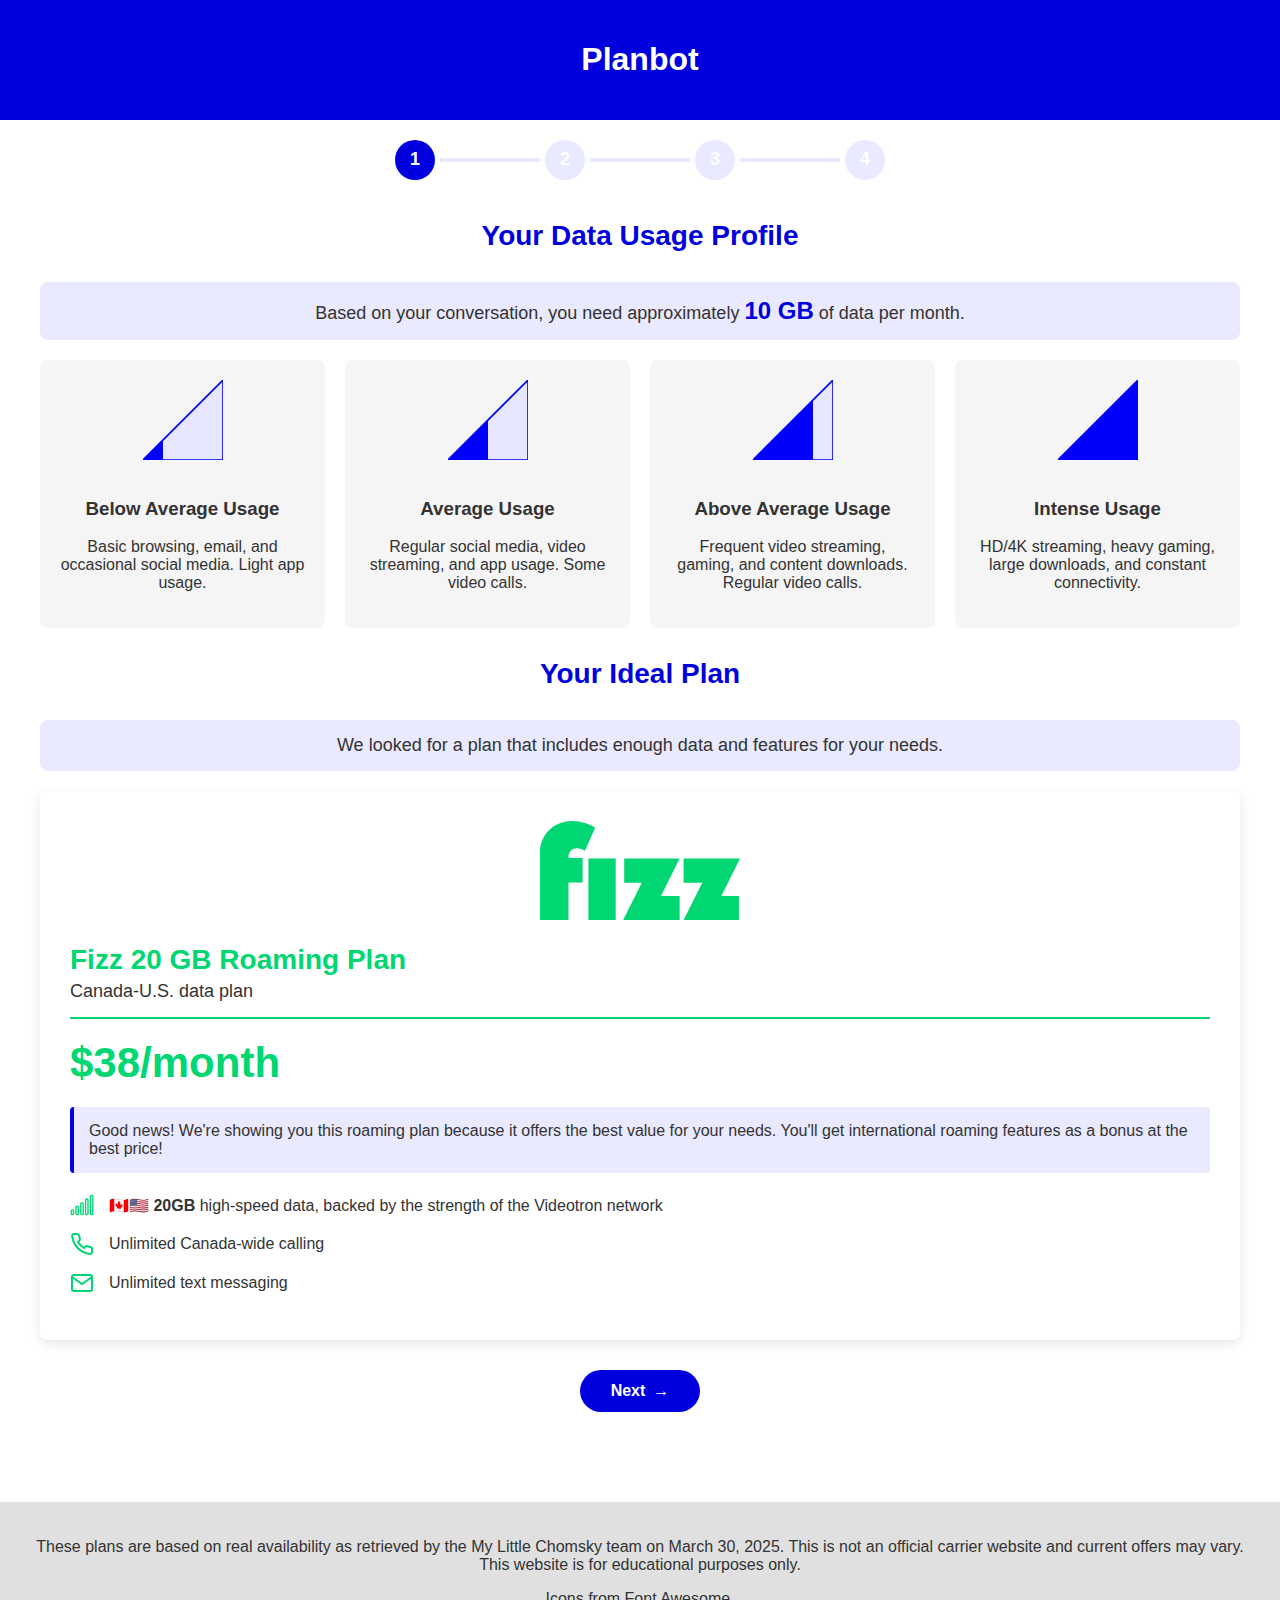
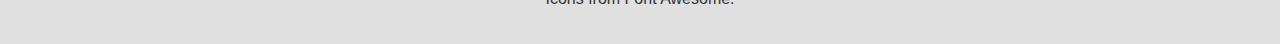
<file: docs/f-r-20-38.html>
<!DOCTYPE html>
<html lang="en">
<head>
    <meta charset="UTF-8">
    <meta name="viewport" content="width=device-width, initial-scale=1.0">
    <title>Planbot: your mobile plan</title>
    <link rel="stylesheet" href="fizz.css" />
    <link rel="stylesheet" href="common.css" />
    <script>window.isRoamingPlan = true;</script>
    <link href="https://fonts.googleapis.com/css2?family=Inter:ital,opsz,wght@0,14..32,100..900;1,14..32,100..900&display=swap" rel="stylesheet">
</head>
<body>
    <header>
        <h1>Planbot</h1>
    </header>

    <div class="container">
        <!-- Progress indicator -->
        <div class="progress-container">
            <div class="progress-step active" data-step="1">1</div>
            <div class="progress-line"></div>
            <div class="progress-step" data-step="2">2</div>
            <div class="progress-line"></div>
            <div class="progress-step" data-step="3">3</div>
            <div class="progress-line"></div>
            <div class="progress-step" data-step="4">4</div>
        </div>

        <!-- Step 1: Data Usage Visualization -->
        <div class="step-container" id="step1">
            <h2 class="step-title">Your Data Usage Profile</h2>
            <div class="data-needs-display">
                Based on your conversation, <span id="nameArea"></span> you need approximately <strong><span id="neededDataElement">_</span> GB</strong> of data per month.
            </div>

            <div class="usage-visualization">
                <div class="usage-category" id="below-average-usage">
                    <img src="low-usage.svg" alt="Below Average Usage" class="usage-icon">
                    <h3 class="usage-heading-inactive">Below Average Usage</h3>
                    <h3 class="usage-heading-active">You: Below Average Usage</h3>
                    <p>Basic browsing, email, and occasional social media. Light app usage.</p>
                </div>

                <div class="usage-category" id="average-usage">
                    <img src="average-usage.svg" alt="Average Usage" class="usage-icon">
                    <h3 class="usage-heading-inactive">Average Usage</h3>
                    <h3 class="usage-heading-active">You: Average Usage</h3>
                    <p>Regular social media, video streaming, and app usage. Some video calls.</p>
                </div>

                <div class="usage-category" id="above-average-usage">
                    <img src="above-average-usage.svg" alt="Above Average Usage" class="usage-icon">
                    <h3 class="usage-heading-inactive">Above Average Usage</h3>
                    <h3 class="usage-heading-active">You: Above Average Usage</h3>
                    <p>Frequent video streaming, gaming, and content downloads. Regular video calls.</p>
                </div>

                <div class="usage-category" id="high-usage">
                    <img src="high-usage.svg" alt="High Usage" class="usage-icon">
                    <h3 class="usage-heading-inactive">Intense Usage</h3>
                    <h3 class="usage-heading-active">You: Intense Usage</h3>
                    <p>HD/4K streaming, heavy gaming, large downloads, and constant connectivity.</p>
                </div>
            </div>
        </div>

        <!-- Step 2: Ideal Plan Presentation -->
        <div class="step-container" id="step2">
            <h2 class="step-title">Your Ideal Plan</h2>

            <div class="data-needs-display">
                We looked for a plan that includes enough data and features for your needs.
            </div>

            <div class="plan-card">
                <div class="plan-header">
                    <div class="logo-container">
                        <img src="logo-fizz.svg" alt="Fizz logo" />
                    </div>
                    <h2 class="plan-title">Fizz 20 GB Roaming Plan</h2>
                    <p class="plan-subtitle">Canada-U.S. data plan</p>
                </div>

                <div class="plan-price">
                    $38/month
                </div>

                <div id="roamingNotice" class="notice-box" style="display: none;">
                    Good news! We're showing you this roaming plan because it offers the best value for your needs. You'll get international roaming features as a bonus at the best price!
                </div>

                <div class="plan-features">
                    <div class="plan-feature">
                        <svg class="feature-icon" xmlns="http://www.w3.org/2000/svg" viewBox="0 0 640 512" width="24" height="24" fill="none" stroke="currentColor" stroke-width="36">
                            <path d="M576 0c17.7 0 32 14.3 32 32l0 448c0 17.7-14.3 32-32 32s-32-14.3-32-32l0-448c0-17.7 14.3-32 32-32zM448 96c17.7 0 32 14.3 32 32l0 352c0 17.7-14.3 32-32 32s-32-14.3-32-32l0-352c0-17.7 14.3-32 32-32zM352 224l0 256c0 17.7-14.3 32-32 32s-32-14.3-32-32l0-256c0-17.7 14.3-32 32-32s32 14.3 32 32zM192 288c17.7 0 32 14.3 32 32l0 160c0 17.7-14.3 32-32 32s-32-14.3-32-32l0-160c0-17.7 14.3-32 32-32zM96 416l0 64c0 17.7-14.3 32-32 32s-32-14.3-32-32l0-64c0-17.7 14.3-32 32-32s32 14.3 32 32z"/>
                        </svg>
                        <span>🇨🇦🇺🇸 <strong><span id="featureData">20</span>GB</strong> high-speed data, backed by the strength of the Videotron network</span>
                    </div>
                    <div class="plan-feature">
                        <svg class="feature-icon" xmlns="http://www.w3.org/2000/svg" viewBox="0 0 24 24" fill="none" stroke="currentColor" stroke-width="2">
                            <path d="M22 16.92v3a2 2 0 01-2.18 2 19.79 19.79 0 01-8.63-3.07 19.5 19.5 0 01-6-6 19.79 19.79 0 01-3.07-8.67A2 2 0 014.11 2h3a2 2 0 012 1.72 12.84 12.84 0 00.7 2.81 2 2 0 01-.45 2.11L8.09 9.91a16 16 0 006 6l1.27-1.27a2 2 0 012.11-.45 12.84 12.84 0 002.81.7A2 2 0 0122 16.92z"></path>
                        </svg>
                        <span>Unlimited Canada-wide calling</span>
                    </div>
                    <div class="plan-feature">
                        <svg class="feature-icon" xmlns="http://www.w3.org/2000/svg" viewBox="0 0 24 24" fill="none" stroke="currentColor" stroke-width="2">
                            <path d="M4 4h16c1.1 0 2 .9 2 2v12c0 1.1-.9 2-2 2H4c-1.1 0-2-.9-2-2V6c0-1.1.9-2 2-2z"></path>
                            <polyline points="22,6 12,13 2,6"></polyline>
                        </svg>
                        <span>Unlimited text messaging</span>
                    </div>
                    <div class="plan-feature" style="display: none;">
                        <svg class="feature-icon" xmlns="http://www.w3.org/2000/svg" viewBox="0 0 24 24" fill="none" stroke="currentColor" stroke-width="2">
                            <circle cx="12" cy="12" r="10"></circle>
                            <line x1="2" y1="12" x2="22" y2="12"></line>
                            <path d="M12 2a15.3 15.3 0 014 10 15.3 15.3 0 01-4 10 15.3 15.3 0 01-4-10 15.3 15.3 0 014-10z"></path>
                        </svg>
                        <span><strong>Includes international roaming</strong> in the United States</span>
                    </div>
                </div>
            </div>
        </div>

        <!-- Step 3: Let's Be Frank -->
        <div class="step-container" id="step3" style="display: none;">
            <h2 class="step-title">Full Disclosure - Let's Be Frank</h2>

            <div class="frank-container">
                <div class="frank-item">
                    <svg class="feature-icon" xmlns="http://www.w3.org/2000/svg" viewBox="0 0 24 24" fill="none" stroke="currentColor" stroke-width="2">
                        <path d="M12 22s8-4 8-10V5l-8-3-8 3v7c0 6 8 10 8 10z"></path>
                    </svg>
                    <div class="frank-content">
                        <h3>No overage fees</h3>
                        <p>If you exceed your plan data, your service will slow down, but you won't get a surprise bill.</p>
                    </div>
                </div>

                <div class="frank-item">
                    <svg class="feature-icon" xmlns="http://www.w3.org/2000/svg" viewBox="0 0 24 24" fill="none" stroke="currentColor" stroke-width="2">
                        <circle cx="12" cy="12" r="10"></circle>
                        <line x1="2" y1="12" x2="22" y2="12"></line>
                        <path d="M12 2a15.3 15.3 0 014 10 15.3 15.3 0 01-4 10 15.3 15.3 0 01-4-10 15.3 15.3 0 014-10z"></path>
                    </svg>
                    <div class="frank-content">
                        <h3>Roaming</h3>
                        <p>You'll need to buy a travel pass to use your plan in a country other than Canada and the U.S. Prices for the travel pass are subject to change.</p>
                    </div>
                </div>

                <div class="frank-item">
                    <svg class="feature-icon" xmlns="http://www.w3.org/2000/svg" viewBox="0 0 448 512" fill="none" stroke="currentColor" stroke-width="36">
                        <path d="M304 128a80 80 0 1 0 -160 0 80 80 0 1 0 160 0zM96 128a128 128 0 1 1 256 0A128 128 0 1 1 96 128zM49.3 464l349.5 0c-8.9-63.3-63.3-112-129-112l-91.4 0c-65.7 0-120.1 48.7-129 112zM0 482.3C0 383.8 79.8 304 178.3 304l91.4 0C368.2 304 448 383.8 448 482.3c0 16.4-13.3 29.7-29.7 29.7L29.7 512C13.3 512 0 498.7 0 482.3z"/>
                    </svg>
                    <div class="frank-content">
                        <h3>Number selection</h3>
                        <p>If you want to choose your new phone number, you will be charged $1.</p>
                    </div>
                </div>
            </div>
        </div>

        <!-- Step 4: Comparison and CTA -->
        <div class="step-container" id="step4" style="display: none;">
            <h2 class="step-title">Compare Options & Complete</h2>

            <div class="comparison-section">
                <h3 class="comparison-title">Compare with other plans</h3>

                <div class="comparison-cards">
                    <div class="comparison-card">
                        <div class="comparison-card-title">Fizz 8 GB Roaming Plan</div>
                        <div class="comparison-card-price">$34/month</div>
                        <div class="warning-box">
                            This plan doesn't include enough data for your needs.
                        </div>
                        <div class="comparison-card-feature">
                            <span>🇨🇦🇺🇸 <strong>8 GB</strong> high-speed data</span>
                        </div>
                    </div>

                    <div class="comparison-card current">
                        <div class="comparison-card-title">Your Ideal Plan</div>
                        <div class="comparison-card-price">$38/month</div>
                        <div class="success-box">
                            This plan includes enough data for your needs without
                            including too much extra.
                        </div>
                        <div class="comparison-card-feature">
                            <span>🇨🇦🇺🇸 <strong>20 GB</strong> high-speed data, usable in Canada and the U.S.</span>
                        </div>
                    </div>

                    <div class="comparison-card">
                        <div class="comparison-card-title">Fizz 50 GB Roaming Plan</div>
                        <div class="comparison-card-price">$43/month</div>
                        <div class="warning-box">
                            This plan includes more data than you need.
                        </div>
                        <div class="comparison-card-feature">
                            <span>🇨🇦🇺🇸 <strong>50 GB</strong> high-speed data</span>
                        </div>
                    </div>
                </div>
            </div>

            <div class="cta-container">
                <a href="https://fizz.ca/en/mobile/prepaid-plans" class="cta-button">Get This Plan</a>
                <a href="https://page.joonbot.com/4d81814c-8f84-489a-9956-159db0459389" class="restart-button">Try Chatting Again</a>
            </div>
        </div>

        <!-- Navigation buttons -->
        <div class="nav-buttons">
            <button id="prevBtn" class="nav-button" style="display: none;">Previous</button>
            <button id="nextBtn" class="nav-button">Next</button>
        </div>
    </div>

    <footer>
        <p>These plans are based on real availability as retrieved by the My Little
        Chomsky team on March 30, 2025. This is not an official carrier website and
        current offers may vary. This website is for educational purposes only.</p>
        <p>Icons from Font Awesome.</p>
    </footer>

    <script src="dynamicData.js" type="text/javascript"></script>
</body>
</html>
</file>
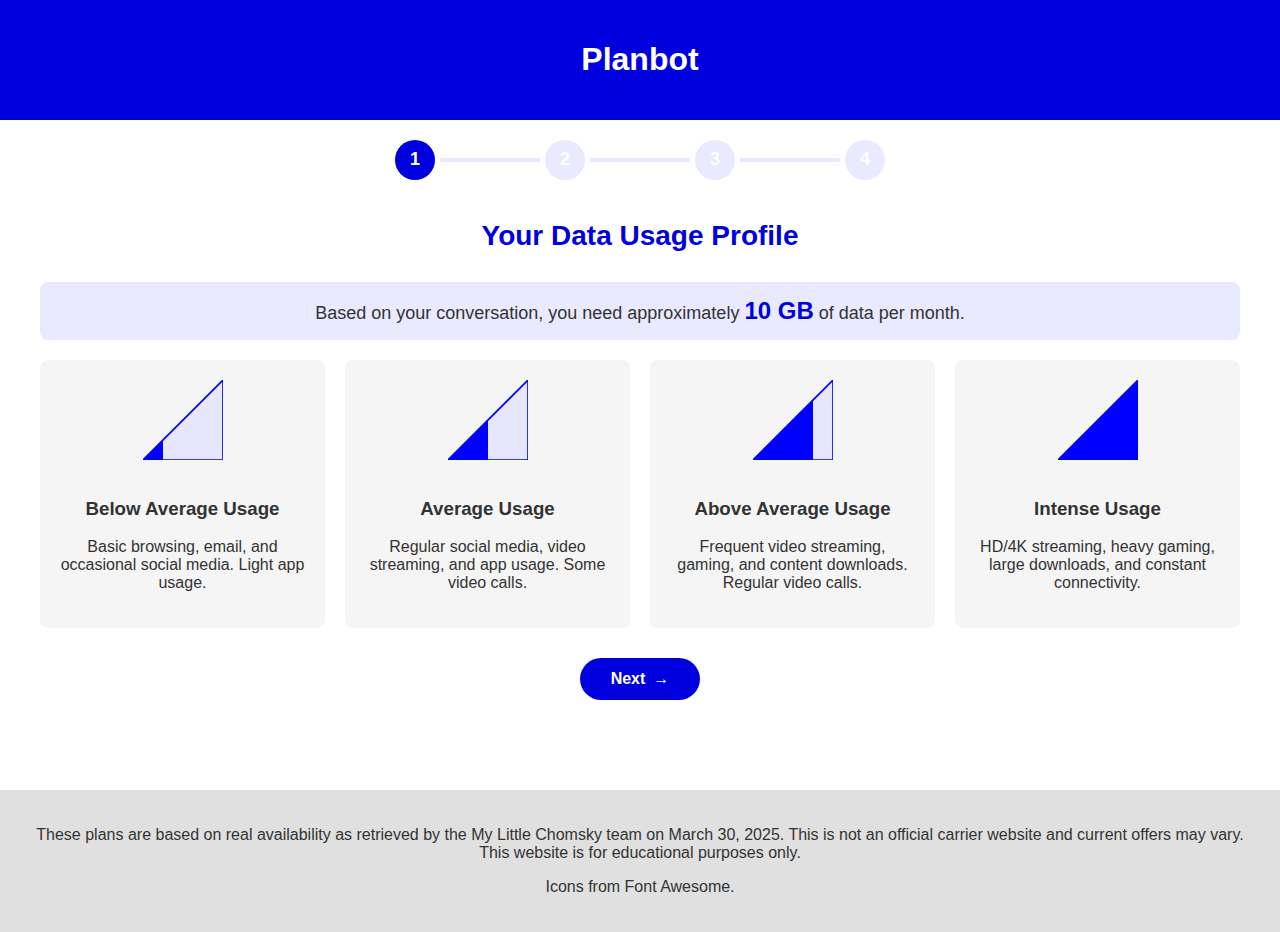
<file: docs/f-r-5-32.html>
<!DOCTYPE html>
<html lang="en">
<head>
    <meta charset="UTF-8">
    <meta name="viewport" content="width=device-width, initial-scale=1.0">
    <title>Planbot: your mobile plan</title>
    <link rel="stylesheet" href="fizz.css" />
    <link rel="stylesheet" href="common.css" />
    <script>window.isRoamingPlan = true;</script>
    <link href="https://fonts.googleapis.com/css2?family=Inter:ital,opsz,wght@0,14..32,100..900;1,14..32,100..900&display=swap" rel="stylesheet">
</head>
<body>
    <header>
        <h1>Planbot</h1>
    </header>

    <div class="container">
        <!-- Progress indicator -->
        <div class="progress-container">
            <div class="progress-step active" data-step="1">1</div>
            <div class="progress-line"></div>
            <div class="progress-step" data-step="2">2</div>
            <div class="progress-line"></div>
            <div class="progress-step" data-step="3">3</div>
            <div class="progress-line"></div>
            <div class="progress-step" data-step="4">4</div>
        </div>

        <!-- Step 1: Data Usage Visualization -->
        <div class="step-container" id="step1">
            <h2 class="step-title">Your Data Usage Profile</h2>
            <div class="data-needs-display">
                Based on your conversation, <span id="nameArea"></span> you need approximately <strong><span id="neededDataElement">_</span> GB</strong> of data per month.
            </div>

            <div class="usage-visualization">
                <div class="usage-category" id="below-average-usage">
                    <img src="low-usage.svg" alt="Below Average Usage" class="usage-icon">
                    <h3 class="usage-heading-inactive">Below Average Usage</h3>
                    <h3 class="usage-heading-active">You: Below Average Usage</h3>
                    <p>Basic browsing, email, and occasional social media. Light app usage.</p>
                </div>

                <div class="usage-category" id="average-usage">
                    <img src="average-usage.svg" alt="Average Usage" class="usage-icon">
                    <h3 class="usage-heading-inactive">Average Usage</h3>
                    <h3 class="usage-heading-active">You: Average Usage</h3>
                    <p>Regular social media, video streaming, and app usage. Some video calls.</p>
                </div>

                <div class="usage-category" id="above-average-usage">
                    <img src="above-average-usage.svg" alt="Above Average Usage" class="usage-icon">
                    <h3 class="usage-heading-inactive">Above Average Usage</h3>
                    <h3 class="usage-heading-active">You: Above Average Usage</h3>
                    <p>Frequent video streaming, gaming, and content downloads. Regular video calls.</p>
                </div>

                <div class="usage-category" id="high-usage">
                    <img src="high-usage.svg" alt="High Usage" class="usage-icon">
                    <h3 class="usage-heading-inactive">Intense Usage</h3>
                    <h3 class="usage-heading-active">You: Intense Usage</h3>
                    <p>HD/4K streaming, heavy gaming, large downloads, and constant connectivity.</p>
                </div>
            </div>
        </div>

        <!-- Step 2: Ideal Plan Presentation -->
        <div class="step-container" id="step2" style="display: none;">
            <h2 class="step-title">Your Ideal Plan</h2>

            <div class="data-needs-display">
                We looked for a plan that includes enough data and features for your needs.
            </div>

            <div class="plan-card">
                <div class="plan-header">
                    <div class="logo-container">
                        <img src="logo-fizz.svg" alt="Fizz logo" />
                    </div>
                    <h2 class="plan-title">Fizz 20 GB Roaming Plan</h2>
                        <p class="plan-subtitle">Canada-U.S. data plan</p>
                </div>

                <div class="plan-price">
                    $32/month
                </div>

                <div id="roamingNotice" class="notice-box" style="display: none;">
                    Good news! We're showing you this roaming plan because it offers the best value for your needs. You'll get international roaming features as a bonus at the best price!
                </div>

                <div class="plan-features">
                    <div class="plan-feature">
                        <svg class="feature-icon" xmlns="http://www.w3.org/2000/svg" viewBox="0 0 640 512" width="24" height="24" fill="none" stroke="currentColor" stroke-width="36">
                            <path d="M576 0c17.7 0 32 14.3 32 32l0 448c0 17.7-14.3 32-32 32s-32-14.3-32-32l0-448c0-17.7 14.3-32 32-32zM448 96c17.7 0 32 14.3 32 32l0 352c0 17.7-14.3 32-32 32s-32-14.3-32-32l0-352c0-17.7 14.3-32 32-32zM352 224l0 256c0 17.7-14.3 32-32 32s-32-14.3-32-32l0-256c0-17.7 14.3-32 32-32s32 14.3 32 32zM192 288c17.7 0 32 14.3 32 32l0 160c0 17.7-14.3 32-32 32s-32-14.3-32-32l0-160c0-17.7 14.3-32 32-32zM96 416l0 64c0 17.7-14.3 32-32 32s-32-14.3-32-32l0-64c0-17.7 14.3-32 32-32s32 14.3 32 32z"/>
                        </svg>
                        <span>🇨🇦🇺🇸 <strong><span id="featureData">5</span>GB</strong> high-speed data, backed by the strength of the Videotron network</span>
                    </div>
                    <div class="plan-feature">
                        <svg class="feature-icon" xmlns="http://www.w3.org/2000/svg" viewBox="0 0 24 24" fill="none" stroke="currentColor" stroke-width="2">
                            <path d="M22 16.92v3a2 2 0 01-2.18 2 19.79 19.79 0 01-8.63-3.07 19.5 19.5 0 01-6-6 19.79 19.79 0 01-3.07-8.67A2 2 0 014.11 2h3a2 2 0 012 1.72 12.84 12.84 0 00.7 2.81 2 2 0 01-.45 2.11L8.09 9.91a16 16 0 006 6l1.27-1.27a2 2 0 012.11-.45 12.84 12.84 0 002.81.7A2 2 0 0122 16.92z"></path>
                        </svg>
                        <span>Unlimited Canada-wide calling</span>
                    </div>
                    <div class="plan-feature">
                        <svg class="feature-icon" xmlns="http://www.w3.org/2000/svg" viewBox="0 0 24 24" fill="none" stroke="currentColor" stroke-width="2">
                            <path d="M4 4h16c1.1 0 2 .9 2 2v12c0 1.1-.9 2-2 2H4c-1.1 0-2-.9-2-2V6c0-1.1.9-2 2-2z"></path>
                            <polyline points="22,6 12,13 2,6"></polyline>
                        </svg>
                        <span>Unlimited text messaging</span>
                    </div>
                    <div class="plan-feature">
                        <svg class="feature-icon" xmlns="http://www.w3.org/2000/svg" viewBox="0 0 24 24" fill="none" stroke="currentColor" stroke-width="2">
                            <circle cx="12" cy="12" r="10"></circle>
                            <line x1="2" y1="12" x2="22" y2="12"></line>
                            <path d="M12 2a15.3 15.3 0 014 10 15.3 15.3 0 01-4 10 15.3 15.3 0 01-4-10 15.3 15.3 0 014-10z"></path>
                        </svg>
                        <span><strong>Includes international roaming</strong> in the United States</span>
                    </div>
                </div>
            </div>
        </div>

        <!-- Step 3: Let's Be Frank -->
        <div class="step-container" id="step3" style="display: none;">
            <h2 class="step-title">Full Disclosure - Let's Be Frank</h2>

            <div class="frank-container">
                <div class="frank-item">
                    <svg class="feature-icon" xmlns="http://www.w3.org/2000/svg" viewBox="0 0 24 24" fill="none" stroke="currentColor" stroke-width="2">
                        <path d="M12 22s8-4 8-10V5l-8-3-8 3v7c0 6 8 10 8 10z"></path>
                    </svg>
                    <div class="frank-content">
                        <h3>No overage fees</h3>
                        <p>If you exceed your plan data, your service will slow down, but you won't get a surprise bill.</p>
                    </div>
                </div>

                <div class="frank-item">
                    <svg class="feature-icon" xmlns="http://www.w3.org/2000/svg" viewBox="0 0 24 24" fill="none" stroke="currentColor" stroke-width="2">
                        <circle cx="12" cy="12" r="10"></circle>
                        <line x1="2" y1="12" x2="22" y2="12"></line>
                        <path d="M12 2a15.3 15.3 0 014 10 15.3 15.3 0 01-4 10 15.3 15.3 0 01-4-10 15.3 15.3 0 014-10z"></path>
                    </svg>
                    <div class="frank-content">
                        <h3>Roaming</h3>
                        <p>You'll need to buy a travel pass to use your plan in a country other than Canada and the U.S. Prices for the travel pass are subject to change.</p>
                    </div>
                </div>

                <div class="frank-item">
                    <svg class="feature-icon" xmlns="http://www.w3.org/2000/svg" viewBox="0 0 448 512" fill="none" stroke="currentColor" stroke-width="36">
                        <path d="M304 128a80 80 0 1 0 -160 0 80 80 0 1 0 160 0zM96 128a128 128 0 1 1 256 0A128 128 0 1 1 96 128zM49.3 464l349.5 0c-8.9-63.3-63.3-112-129-112l-91.4 0c-65.7 0-120.1 48.7-129 112zM0 482.3C0 383.8 79.8 304 178.3 304l91.4 0C368.2 304 448 383.8 448 482.3c0 16.4-13.3 29.7-29.7 29.7L29.7 512C13.3 512 0 498.7 0 482.3z"/>
                    </svg>
                    <div class="frank-content">
                        <h3>Number selection</h3>
                        <p>If you want to choose your new phone number, you will be charged $1.</p>
                    </div>
                </div>
            </div>
        </div>

        <!-- Step 4: Comparison and CTA -->
        <div class="step-container" id="step4" style="display: none;">
            <h2 class="step-title">Compare Options & Complete</h2>

            <div class="comparison-section">
                <h3 class="comparison-title">Compare with other plans</h3>

                <div class="comparison-cards">
                    <div class="comparison-card">
                        <div class="comparison-card-title">Fizz 5 GB Plan</div>
                        <div class="comparison-card-price">$28/month</div>
                        <div class="warning-box">
                            This plan doesn't include international roaming.
                        </div>
                        <div class="comparison-card-feature">
                            <span>🇨🇦 <strong>5 GB</strong> high-speed data</span>
                        </div>
                    </div>

                    <div class="comparison-card current">
                        <div class="comparison-card-title">Your Ideal Plan</div>
                        <div class="comparison-card-price">$32/month</div>
                        <div class="success-box">
                            This plan includes international roaming and enough data for
                            your needs without including too much extra.
                        </div>
                        <div class="comparison-card-feature">
                            <span>🇨🇦🇺🇸 <strong>5 GB</strong> high-speed data, usable in Canada and the U.S.</span>
                        </div>
                    </div>

                    <div class="comparison-card">
                        <div class="comparison-card-title">Fizz 8 GB Roaming Plan</div>
                        <div class="comparison-card-price">$34/month</div>
                        <div class="warning-box">
                            This plan includes more data than you need.
                        </div>
                        <div class="comparison-card-feature">
                            <span>🇨🇦🇺🇸 <strong>8 GB</strong> high-speed data</span>
                        </div>
                    </div>
                </div>
            </div>

            <div class="cta-container">
                <a href="https://fizz.ca/en/mobile/prepaid-plans" class="cta-button">Get This Plan</a>
                <a href="https://page.joonbot.com/4d81814c-8f84-489a-9956-159db0459389" class="restart-button">Try Chatting Again</a>
            </div>
        </div>

        <!-- Navigation buttons -->
        <div class="nav-buttons">
            <button id="prevBtn" class="nav-button" style="display: none;">Previous</button>
            <button id="nextBtn" class="nav-button">Next</button>
        </div>
    </div>

    <footer>
        <p>These plans are based on real availability as retrieved by the My Little
        Chomsky team on March 30, 2025. This is not an official carrier website and
        current offers may vary. This website is for educational purposes only.</p>
        <p>Icons from Font Awesome.</p>
    </footer>

    <script src="dynamicData.js" type="text/javascript"></script>
</body>
</html>
</file>
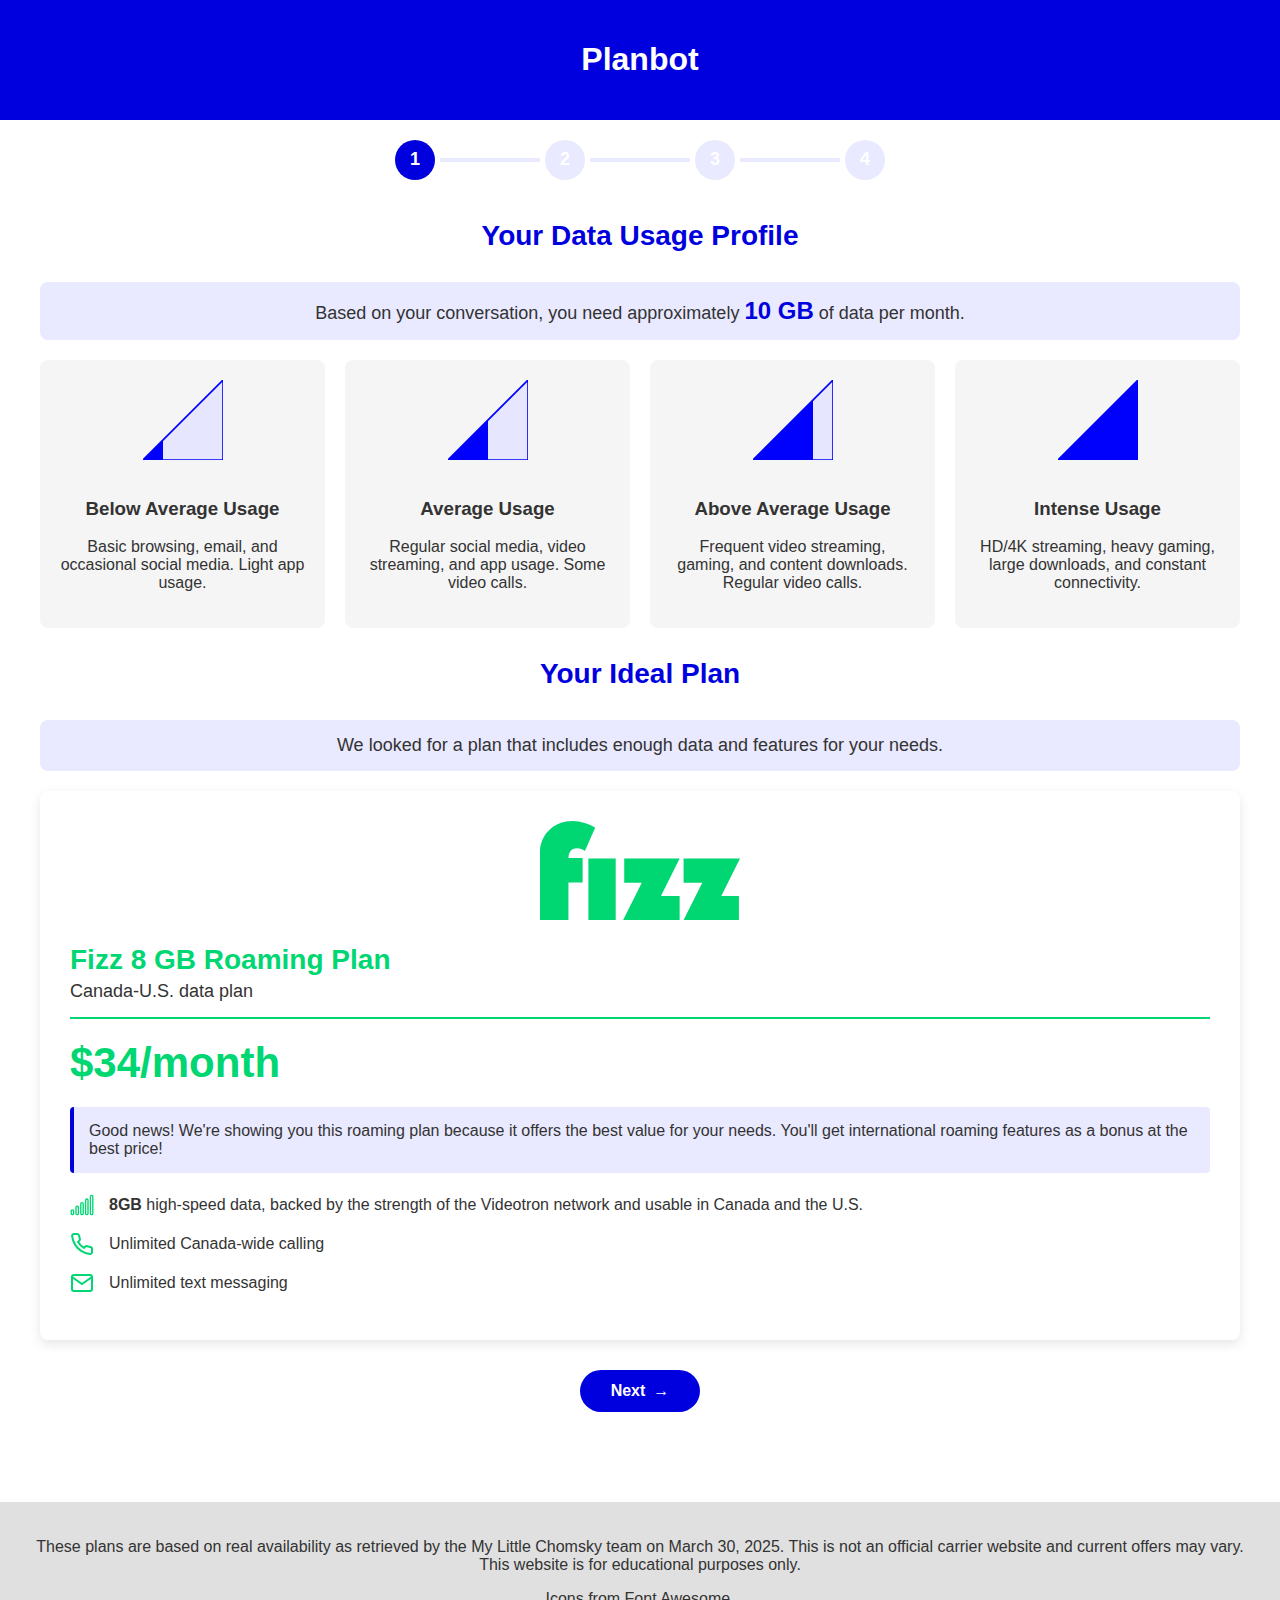
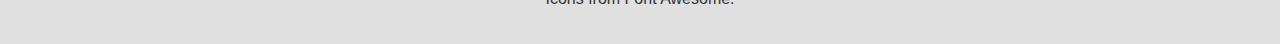
<file: docs/f-r-8-34.html>
<!DOCTYPE html>
<html lang="en">
<head>
    <meta charset="UTF-8">
    <meta name="viewport" content="width=device-width, initial-scale=1.0">
    <title>Planbot: your mobile plan</title>
    <link rel="stylesheet" href="fizz.css" />
    <link rel="stylesheet" href="common.css" />
    <script>window.isRoamingPlan = true;</script>
</head>
<body>
    <header>
        <h1>Planbot</h1>
    </header>

    <div class="container">
        <!-- Progress indicator -->
        <div class="progress-container">
            <div class="progress-step active" data-step="1">1</div>
            <div class="progress-line"></div>
            <div class="progress-step" data-step="2">2</div>
            <div class="progress-line"></div>
            <div class="progress-step" data-step="3">3</div>
            <div class="progress-line"></div>
            <div class="progress-step" data-step="4">4</div>
        </div>

        <!-- Step 1: Data Usage Visualization -->
        <div class="step-container" id="step1">
            <h2 class="step-title">Your Data Usage Profile</h2>
            <div class="data-needs-display">
                Based on your conversation, you need approximately <strong><span id="neededDataElement">_</span> GB</strong> of data per month.
            </div>

            <div class="usage-visualization">
                <div class="usage-category" id="below-average-usage">
                    <img src="low-usage.svg" alt="Below Average Usage" class="usage-icon">
                    <h3 class="usage-heading-inactive">Below Average Usage</h3>
                    <h3 class="usage-heading-active">You: Below Average Usage</h3>
                    <p>Basic browsing, email, and occasional social media. Light app usage.</p>
                </div>

                <div class="usage-category" id="average-usage">
                    <img src="average-usage.svg" alt="Average Usage" class="usage-icon">
                    <h3 class="usage-heading-inactive">Average Usage</h3>
                    <h3 class="usage-heading-active">You: Average Usage</h3>
                    <p>Regular social media, video streaming, and app usage. Some video calls.</p>
                </div>

                <div class="usage-category" id="above-average-usage">
                    <img src="above-average-usage.svg" alt="Above Average Usage" class="usage-icon">
                    <h3 class="usage-heading-inactive">Above Average Usage</h3>
                    <h3 class="usage-heading-active">You: Above Average Usage</h3>
                    <p>Frequent video streaming, gaming, and content downloads. Regular video calls.</p>
                </div>

                <div class="usage-category" id="high-usage">
                    <img src="high-usage.svg" alt="High Usage" class="usage-icon">
                    <h3 class="usage-heading-inactive">Intense Usage</h3>
                    <h3 class="usage-heading-active">You: Intense Usage</h3>
                    <p>HD/4K streaming, heavy gaming, large downloads, and constant connectivity.</p>
                </div>
            </div>
        </div>

        <!-- Step 2: Ideal Plan Presentation -->
        <div class="step-container" id="step2">
            <h2 class="step-title">Your Ideal Plan</h2>

            <div class="data-needs-display">
                We looked for a plan that includes enough data and features for your needs.
            </div>

            <div class="plan-card">
                <div class="plan-header">
                    <div class="logo-container">
                        <img src="logo-fizz.svg" alt="Fizz logo" />
                    </div>
                    <h2 class="plan-title">Fizz 8 GB Roaming Plan</h2>
                    <p class="plan-subtitle">Canada-U.S. data plan</p>
                </div>

                <div class="plan-price">
                    $34/month
                </div>

                <div id="roamingNotice" class="notice-box" style="display: none;">
                    Good news! We're showing you this roaming plan because it offers the best value for your needs. You'll get international roaming features as a bonus at the best price!
                </div>

                <div class="plan-features">
                    <div class="plan-feature">
                        <svg class="feature-icon" xmlns="http://www.w3.org/2000/svg" viewBox="0 0 640 512" width="24" height="24" fill="none" stroke="currentColor" stroke-width="36">
                            <path d="M576 0c17.7 0 32 14.3 32 32l0 448c0 17.7-14.3 32-32 32s-32-14.3-32-32l0-448c0-17.7 14.3-32 32-32zM448 96c17.7 0 32 14.3 32 32l0 352c0 17.7-14.3 32-32 32s-32-14.3-32-32l0-352c0-17.7 14.3-32 32-32zM352 224l0 256c0 17.7-14.3 32-32 32s-32-14.3-32-32l0-256c0-17.7 14.3-32 32-32s32 14.3 32 32zM192 288c17.7 0 32 14.3 32 32l0 160c0 17.7-14.3 32-32 32s-32-14.3-32-32l0-160c0-17.7 14.3-32 32-32zM96 416l0 64c0 17.7-14.3 32-32 32s-32-14.3-32-32l0-64c0-17.7 14.3-32 32-32s32 14.3 32 32z"/>
                        </svg>
                        <span><strong><span id="featureData">8</span>GB</strong> high-speed data, backed by the strength of the Videotron network and usable in Canada and the U.S.</span>
                    </div>
                    <div class="plan-feature">
                        <svg class="feature-icon" xmlns="http://www.w3.org/2000/svg" viewBox="0 0 24 24" fill="none" stroke="currentColor" stroke-width="2">
                            <path d="M22 16.92v3a2 2 0 01-2.18 2 19.79 19.79 0 01-8.63-3.07 19.5 19.5 0 01-6-6 19.79 19.79 0 01-3.07-8.67A2 2 0 014.11 2h3a2 2 0 012 1.72 12.84 12.84 0 00.7 2.81 2 2 0 01-.45 2.11L8.09 9.91a16 16 0 006 6l1.27-1.27a2 2 0 012.11-.45 12.84 12.84 0 002.81.7A2 2 0 0122 16.92z"></path>
                        </svg>
                        <span>Unlimited Canada-wide calling</span>
                    </div>
                    <div class="plan-feature">
                        <svg class="feature-icon" xmlns="http://www.w3.org/2000/svg" viewBox="0 0 24 24" fill="none" stroke="currentColor" stroke-width="2">
                            <path d="M4 4h16c1.1 0 2 .9 2 2v12c0 1.1-.9 2-2 2H4c-1.1 0-2-.9-2-2V6c0-1.1.9-2 2-2z"></path>
                            <polyline points="22,6 12,13 2,6"></polyline>
                        </svg>
                        <span>Unlimited text messaging</span>
                    </div>
                    <div class="plan-feature" style="display: none;">
                        <svg class="feature-icon" xmlns="http://www.w3.org/2000/svg" viewBox="0 0 24 24" fill="none" stroke="currentColor" stroke-width="2">
                            <circle cx="12" cy="12" r="10"></circle>
                            <line x1="2" y1="12" x2="22" y2="12"></line>
                            <path d="M12 2a15.3 15.3 0 014 10 15.3 15.3 0 01-4 10 15.3 15.3 0 01-4-10 15.3 15.3 0 014-10z"></path>
                        </svg>
                        <span><strong>Includes international roaming</strong> in the United States</span>
                    </div>
                </div>
            </div>
        </div>

        <!-- Step 3: Let's Be Frank -->
        <div class="step-container" id="step3" style="display: none;">
            <h2 class="step-title">Full Disclosure - Let's Be Frank</h2>

            <div class="frank-container">
                <div class="frank-item">
                    <svg class="feature-icon" xmlns="http://www.w3.org/2000/svg" viewBox="0 0 24 24" fill="none" stroke="currentColor" stroke-width="2">
                        <path d="M12 22s8-4 8-10V5l-8-3-8 3v7c0 6 8 10 8 10z"></path>
                    </svg>
                    <div class="frank-content">
                        <h3>No overage fees</h3>
                        <p>If you exceed your plan data, your service will slow down, but you won't get a surprise bill.</p>
                    </div>
                </div>

                <div class="frank-item">
                    <svg class="feature-icon" xmlns="http://www.w3.org/2000/svg" viewBox="0 0 24 24" fill="none" stroke="currentColor" stroke-width="2">
                        <circle cx="12" cy="12" r="10"></circle>
                        <line x1="2" y1="12" x2="22" y2="12"></line>
                        <path d="M12 2a15.3 15.3 0 014 10 15.3 15.3 0 01-4 10 15.3 15.3 0 01-4-10 15.3 15.3 0 014-10z"></path>
                    </svg>
                    <div class="frank-content">
                        <h3>Roaming</h3>
                        <p>You'll need to buy a travel pass to use your plan in a country other than Canada and the U.S. Prices for the travel pass are subject to change.</p>
                    </div>
                </div>

                <div class="frank-item">
                    <svg class="feature-icon" xmlns="http://www.w3.org/2000/svg" viewBox="0 0 448 512" fill="none" stroke="currentColor" stroke-width="36">
                        <path d="M304 128a80 80 0 1 0 -160 0 80 80 0 1 0 160 0zM96 128a128 128 0 1 1 256 0A128 128 0 1 1 96 128zM49.3 464l349.5 0c-8.9-63.3-63.3-112-129-112l-91.4 0c-65.7 0-120.1 48.7-129 112zM0 482.3C0 383.8 79.8 304 178.3 304l91.4 0C368.2 304 448 383.8 448 482.3c0 16.4-13.3 29.7-29.7 29.7L29.7 512C13.3 512 0 498.7 0 482.3z"/>
                    </svg>
                    <div class="frank-content">
                        <h3>Number selection</h3>
                        <p>If you want to choose your new phone number, you will be charged $1.</p>
                    </div>
                </div>
            </div>
        </div>

        <!-- Step 4: Comparison and CTA -->
        <div class="step-container" id="step4" style="display: none;">
            <h2 class="step-title">Compare Options & Complete</h2>

            <div class="comparison-section">
                <h3 class="comparison-title">Compare with other plans</h3>

                <div class="comparison-cards">
                    <div class="comparison-card">
                        <div class="comparison-card-title">Fizz 5 GB Roaming Plan</div>
                        <div class="comparison-card-price">$32/month</div>
                        <div class="warning-box">
                            This plan doesn't include enough data for your needs.
                        </div>
                        <div class="comparison-card-feature">
                            <span><strong>5 GB</strong> high-speed data, usable in Canada and the U.S.</span>
                        </div>
                        <div class="comparison-card-feature">
                            <span>Unlimited Canada-wide calling, and unlimited U.S.-wide calling within the U.S.</span>
                        </div>
                        <div class="comparison-card-feature">
                            <span>Unlimited text messaging</span>
                        </div>
                        <div class="comparison-card-feature">
                            <span>Includes international roaming in the U.S.</span>
                        </div>
                    </div>

                    <div class="comparison-card current">
                        <div class="comparison-card-title">Your Ideal Plan</div>
                        <div class="comparison-card-price">$34/month</div>
                        <div class="success-box">
                            This plan includes enough data for your needs without
                            including too much extra.
                        </div>
                        <div class="comparison-card-feature">
                            <span><strong>8 GB</strong> high-speed data, usable in Canada and the U.S.</span>
                        </div>
                        <div class="comparison-card-feature">
                            <span>Unlimited Canada-wide calling, and unlimited U.S.-wide calling within the U.S.</span>
                        </div>
                        <div class="comparison-card-feature">
                            <span>Unlimited text messaging</span>
                        </div>
                        <div class="comparison-card-feature">
                            <span>Includes international roaming in the U.S.</span>
                        </div>
                    </div>

                    <div class="comparison-card">
                        <div class="comparison-card-title">Fizz 20 GB Roaming Plan</div>
                        <div class="comparison-card-price">$38/month</div>
                        <div class="warning-box">
                            This plan includes more data than you need.
                        </div>
                        <div class="comparison-card-feature">
                            <span><strong>20 GB</strong> high-speed data</span>
                        </div>
                        <div class="comparison-card-feature">
                            <span>Unlimited Canada-wide calling, and unlimited U.S.-wide calling within the U.S.</span>
                        </div>
                        <div class="comparison-card-feature">
                            <span>Unlimited text messaging</span>
                        </div>
                        <div class="comparison-card-feature">
                            <span>Includes international roaming in the U.S.</span>
                        </div>
                    </div>
                </div>
            </div>

            <div class="cta-container">
                <a href="https://fizz.ca/en/mobile/prepaid-plans" class="cta-button">Get This Plan</a>
                <a href="https://page.joonbot.com/4d81814c-8f84-489a-9956-159db0459389" class="restart-button">Try Chatting Again</a>
            </div>
        </div>

        <!-- Navigation buttons -->
        <div class="nav-buttons">
            <button id="prevBtn" class="nav-button" style="display: none;">Previous</button>
            <button id="nextBtn" class="nav-button">Next</button>
        </div>
    </div>

    <footer>
        <p>These plans are based on real availability as retrieved by the My Little
        Chomsky team on March 30, 2025. This is not an official carrier website and
        current offers may vary. This website is for educational purposes only.</p>
        <p>Icons from Font Awesome.</p>
    </footer>

    <script src="dynamicData.js" type="text/javascript"></script>
</body>
</html>
</file>
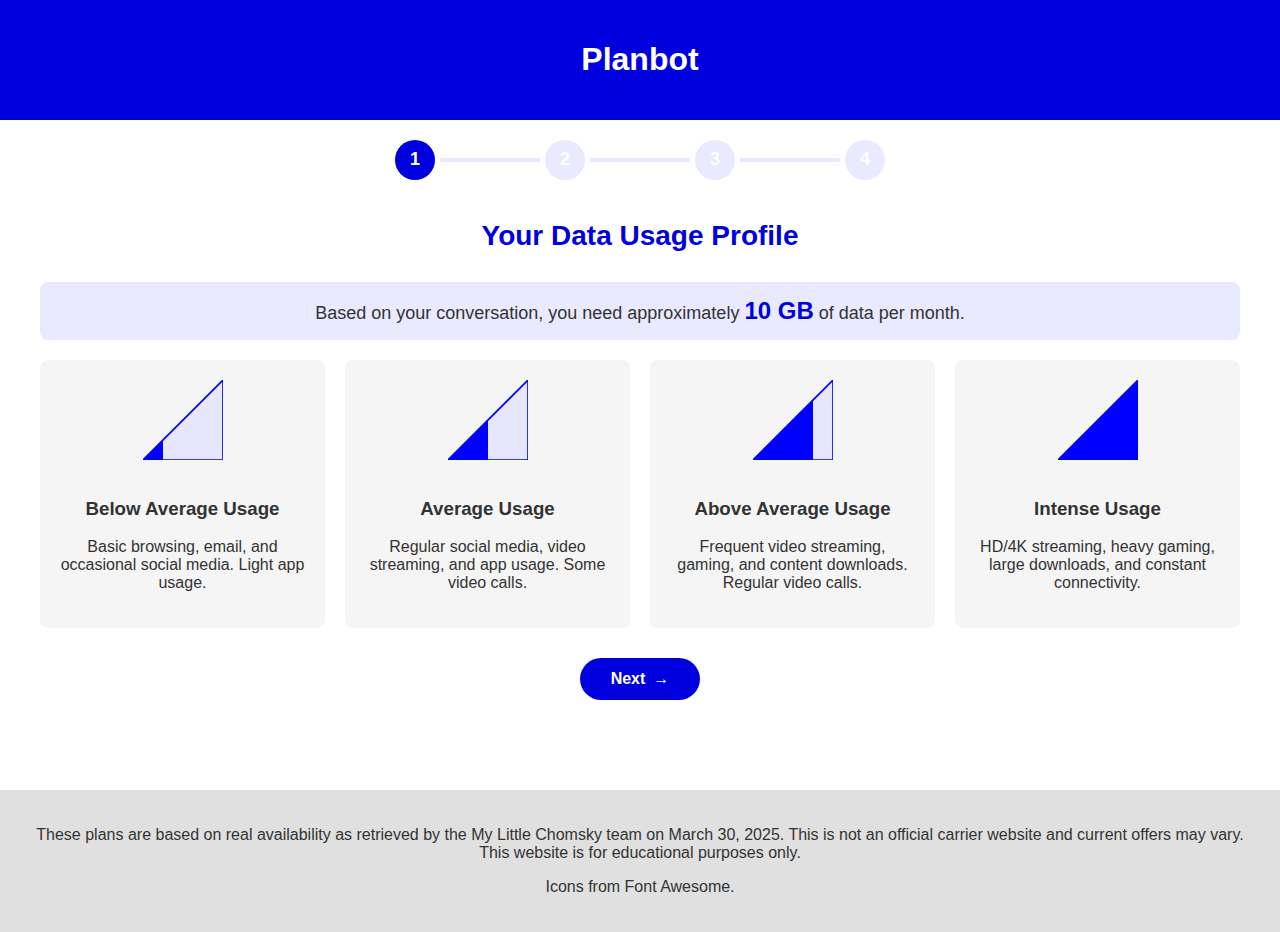
<file: docs/r-d-10-30.html>
<!DOCTYPE html>
<html lang="en">
<head>
    <meta charset="UTF-8">
    <meta name="viewport" content="width=device-width, initial-scale=1.0">
    <title>Planbot: your mobile plan</title>
    <link rel="stylesheet" href="rogers.css" />
    <link rel="stylesheet" href="common.css" />
    <script>window.isRoamingPlan = false;</script>
    <link href="https://fonts.googleapis.com/css2?family=Inter:ital,opsz,wght@0,14..32,100..900;1,14..32,100..900&display=swap" rel="stylesheet">
</head>
<body>
    <header>
        <h1>Planbot</h1>
    </header>

    <div class="container">
        <!-- Progress indicator -->
        <div class="progress-container">
            <div class="progress-step active" data-step="1">1</div>
            <div class="progress-line"></div>
            <div class="progress-step" data-step="2">2</div>
            <div class="progress-line"></div>
            <div class="progress-step" data-step="3">3</div>
            <div class="progress-line"></div>
            <div class="progress-step" data-step="4">4</div>
        </div>

        <!-- Step 1: Data Usage Visualization -->
        <div class="step-container" id="step1">
            <h2 class="step-title">Your Data Usage Profile</h2>
            <div class="data-needs-display">
                Based on your conversation, <span id="nameArea"></span> you need approximately <strong><span id="neededDataElement">_</span> GB</strong> of data per month.
            </div>

            <div class="usage-visualization">
                <div class="usage-category" id="below-average-usage">
                    <img src="low-usage.svg" alt="Below Average Usage" class="usage-icon">
                    <h3 class="usage-heading-inactive">Below Average Usage</h3>
                    <h3 class="usage-heading-active">You: Below Average Usage</h3>
                    <p>Basic browsing, email, and occasional social media. Light app usage.</p>
                </div>

                <div class="usage-category" id="average-usage">
                    <img src="average-usage.svg" alt="Average Usage" class="usage-icon">
                    <h3 class="usage-heading-inactive">Average Usage</h3>
                    <h3 class="usage-heading-active">You: Average Usage</h3>
                    <p>Regular social media, video streaming, and app usage. Some video calls.</p>
                </div>

                <div class="usage-category" id="above-average-usage">
                    <img src="above-average-usage.svg" alt="Above Average Usage" class="usage-icon">
                    <h3 class="usage-heading-inactive">Above Average Usage</h3>
                    <h3 class="usage-heading-active">You: Above Average Usage</h3>
                    <p>Frequent video streaming, gaming, and content downloads. Regular video calls.</p>
                </div>

                <div class="usage-category" id="high-usage">
                    <img src="high-usage.svg" alt="High Usage" class="usage-icon">
                    <h3 class="usage-heading-inactive">Intense Usage</h3>
                    <h3 class="usage-heading-active">You: Intense Usage</h3>
                    <p>HD/4K streaming, heavy gaming, large downloads, and constant connectivity.</p>
                </div>
            </div>
        </div>

        <!-- Step 2: Ideal Plan Presentation -->
        <div class="step-container" id="step2" style="display: none;">
            <h2 class="step-title">Your Ideal Plan</h2>

            <div class="data-needs-display">
                We looked for a plan that includes enough data and features for your needs.
            </div>

            <div class="plan-card">
                <div class="plan-header">
                    <div class="logo-container">
                        <img src="logo-rogers.svg" alt="Rogers logo" />
                    </div>
                    <h2 class="plan-title">Rogers 10 GB Plan</h2>
                    <p class="plan-subtitle">Domestic data plan</p>
                </div>

                <div class="plan-price">
                    $30/month
                </div>

                <div id="roamingNotice" class="notice-box" style="display: none;">
                    Good news! We're showing you this roaming plan because it offers the best value for your needs. You'll get international roaming features as a bonus at the best price!
                </div>

                <div class="plan-features">
                    <div class="plan-feature">
                        <svg class="feature-icon" xmlns="http://www.w3.org/2000/svg" viewBox="0 0 640 512" width="24" height="24" fill="none" stroke="currentColor" stroke-width="36">
                            <path d="M576 0c17.7 0 32 14.3 32 32l0 448c0 17.7-14.3 32-32 32s-32-14.3-32-32l0-448c0-17.7 14.3-32 32-32zM448 96c17.7 0 32 14.3 32 32l0 352c0 17.7-14.3 32-32 32s-32-14.3-32-32l0-352c0-17.7 14.3-32 32-32zM352 224l0 256c0 17.7-14.3 32-32 32s-32-14.3-32-32l0-256c0-17.7 14.3-32 32-32s32 14.3 32 32zM192 288c17.7 0 32 14.3 32 32l0 160c0 17.7-14.3 32-32 32s-32-14.3-32-32l0-160c0-17.7 14.3-32 32-32zM96 416l0 64c0 17.7-14.3 32-32 32s-32-14.3-32-32l0-64c0-17.7 14.3-32 32-32s32 14.3 32 32z"/>
                        </svg>
                        <span><strong><span id="featureData">10</span>GB</strong> high-speed data</span>
                    </div>
                    <div class="plan-feature">
                        <svg class="feature-icon" xmlns="http://www.w3.org/2000/svg" viewBox="0 0 24 24" fill="none" stroke="currentColor" stroke-width="2">
                            <path d="M22 16.92v3a2 2 0 01-2.18 2 19.79 19.79 0 01-8.63-3.07 19.5 19.5 0 01-6-6 19.79 19.79 0 01-3.07-8.67A2 2 0 014.11 2h3a2 2 0 012 1.72 12.84 12.84 0 00.7 2.81 2 2 0 01-.45 2.11L8.09 9.91a16 16 0 006 6l1.27-1.27a2 2 0 012.11-.45 12.84 12.84 0 002.81.7A2 2 0 0122 16.92z"></path>
                        </svg>
                        <span>Unlimited Canada-wide calling</span>
                    </div>
                    <div class="plan-feature">
                        <svg class="feature-icon" xmlns="http://www.w3.org/2000/svg" viewBox="0 0 24 24" fill="none" stroke="currentColor" stroke-width="2">
                            <path d="M4 4h16c1.1 0 2 .9 2 2v12c0 1.1-.9 2-2 2H4c-1.1 0-2-.9-2-2V6c0-1.1.9-2 2-2z"></path>
                            <polyline points="22,6 12,13 2,6"></polyline>
                        </svg>
                        <span>Unlimited text messaging</span>
                    </div>
                </div>
            </div>
        </div>

        <!-- Step 3: Let's Be Frank -->
        <div class="step-container" id="step3" style="display: none;">
            <h2 class="step-title">Full Disclosure - Let's Be Frank</h2>

            <div class="frank-container">
                <div class="frank-item">
                    <svg class="feature-icon" xmlns="http://www.w3.org/2000/svg" viewBox="0 0 24 24" fill="none" stroke="currentColor" stroke-width="2">
                        <path d="M12 22s8-4 8-10V5l-8-3-8 3v7c0 6 8 10 8 10z"></path>
                    </svg>
                    <div class="frank-content">
                        <h3>No overage fees</h3>
                        <p>If you exceed your plan data, your service will slow down, but you won't get a surprise bill.</p>
                    </div>
                </div>

                <div class="frank-item">
                    <svg class="feature-icon" xmlns="http://www.w3.org/2000/svg" viewBox="0 0 320 512" width="24" height="24" fill="none" stroke="currentColor" stroke-width="36">
                        <path d="M160 0c17.7 0 32 14.3 32 32l0 35.7c1.6 .2 3.1 .4 4.7 .7c.4 .1 .7 .1 1.1 .2l48 8.8c17.4 3.2 28.9 19.9 25.7 37.2s-19.9 28.9-37.2 25.7l-47.5-8.7c-31.3-4.6-58.9-1.5-78.3 6.2s-27.2 18.3-29 28.1c-2 10.7-.5 16.7 1.2 20.4c1.8 3.9 5.5 8.3 12.8 13.2c16.3 10.7 41.3 17.7 73.7 26.3l2.9 .8c28.6 7.6 63.6 16.8 89.6 33.8c14.2 9.3 27.6 21.9 35.9 39.5c8.5 17.9 10.3 37.9 6.4 59.2c-6.9 38-33.1 63.4-65.6 76.7c-13.7 5.6-28.6 9.2-44.4 11l0 33.4c0 17.7-14.3 32-32 32s-32-14.3-32-32l0-34.9c-.4-.1-.9-.1-1.3-.2l-.2 0s0 0 0 0c-24.4-3.8-64.5-14.3-91.5-26.3c-16.1-7.2-23.4-26.1-16.2-42.2s26.1-23.4 42.2-16.2c20.9 9.3 55.3 18.5 75.2 21.6c31.9 4.7 58.2 2 76-5.3c16.9-6.9 24.6-16.9 26.8-28.9c1.9-10.6 .4-16.7-1.3-20.4c-1.9-4-5.6-8.4-13-13.3c-16.4-10.7-41.5-17.7-74-26.3l-2.8-.7s0 0 0 0C119.4 279.3 84.4 270 58.4 253c-14.2-9.3-27.5-22-35.8-39.6c-8.4-17.9-10.1-37.9-6.1-59.2C23.7 116 52.3 91.2 84.8 78.3c13.3-5.3 27.9-8.9 43.2-11L128 32c0-17.7 14.3-32 32-32z"/></svg>
                    </svg>
                    <div class="frank-content">
                        <h3>Automatic payment required</h3>
                        <p>To get this rate, you need to enable automatic payments from your credit card or bank account.</p>
                    </div>
                </div>

                <div class="frank-item">
                    <svg class="feature-icon" xmlns="http://www.w3.org/2000/svg" viewBox="0 0 24 24" fill="none" stroke="currentColor" stroke-width="2">
                        <circle cx="12" cy="12" r="10"></circle>
                        <line x1="2" y1="12" x2="22" y2="12"></line>
                        <path d="M12 2a15.3 15.3 0 014 10 15.3 15.3 0 01-4 10 15.3 15.3 0 01-4-10 15.3 15.3 0 014-10z"></path>
                    </svg>
                    <div class="frank-content">
                        <h3>Roaming fees</h3>
                        <p>You will be charged $12/day to use your phone in the U.S., and $15/day in other countries.</p>
                    </div>
                </div>

                <div class="frank-item">
                    <svg class="feature-icon" xmlns="http://www.w3.org/2000/svg" viewBox="0 0 448 512" fill="none" stroke="currentColor" stroke-width="36">
                        <path d="M304 128a80 80 0 1 0 -160 0 80 80 0 1 0 160 0zM96 128a128 128 0 1 1 256 0A128 128 0 1 1 96 128zM49.3 464l349.5 0c-8.9-63.3-63.3-112-129-112l-91.4 0c-65.7 0-120.1 48.7-129 112zM0 482.3C0 383.8 79.8 304 178.3 304l91.4 0C368.2 304 448 383.8 448 482.3c0 16.4-13.3 29.7-29.7 29.7L29.7 512C13.3 512 0 498.7 0 482.3z"/>
                    </svg>
                    <div class="frank-content">
                        <h3>Setup fee</h3>
                        <p>The setup fee is waived if you buy this plan online and set up your SIM yourself. If you need help at a Rogers store, you will be charged $75.</p>
                    </div>
                </div>
            </div>
        </div>

        <!-- Step 4: Comparison and CTA -->
        <div class="step-container" id="step4" style="display: none;">
            <h2 class="step-title">Compare Options & Complete</h2>

            <div class="comparison-section">
                <h3 class="comparison-title">Compare with other plans</h3>

                <div class="comparison-cards">
                    <div class="comparison-card">
                        <div class="comparison-card-title">Fizz 5 GB Plan</div>
                        <div class="comparison-card-price">$28/month</div>
                        <div class="warning-box">
                            This plan doesn't provide enough data for your needs.
                        </div>
                        <div class="comparison-card-feature">
                            <span><strong>5 GB</strong> high-speed data</span>
                        </div>
                        <div class="comparison-card-feature">
                            <span>Unlimited Canada-wide calling</span>
                        </div>
                        <div class="comparison-card-feature">
                            <span>Unlimited text messaging</span>
                        </div>
                    </div>

                    <div class="comparison-card current">
                        <div class="comparison-card-title">Your Ideal Plan</div>
                        <div class="comparison-card-price">$30/month</div>
                        <div class="success-box">
                            This plan includes enough data for your needs without
                            including too much extra.
                        </div>
                        <div class="comparison-card-feature">
                            <span><strong>10 GB</strong> high-speed data</span>
                        </div>
                        <div class="comparison-card-feature">
                            <span>Unlimited Canada-wide calling</span>
                        </div>
                        <div class="comparison-card-feature">
                            <span>Unlimited text messaging</span>
                        </div>
                    </div>

                    <div class="comparison-card">
                        <div class="comparison-card-title">Rogers 50 GB Plan</div>
                        <div class="comparison-card-price">$35/month</div>
                        <div class="warning-box">
                            This plan includes more data than you need.
                        </div>
                        <div class="comparison-card-feature">
                            <span><strong>50 GB</strong> high-speed data</span>
                        </div>
                        <div class="comparison-card-feature">
                            <span>Unlimited Canada-wide calling</span>
                        </div>
                        <div class="comparison-card-feature">
                            <span>Unlimited text messaging</span>
                        </div>
                    </div>
                </div>
            </div>

            <div class="cta-container">
                <a href="https://www.rogers.com/phones/bring-your-own-device?icid=R_WIR_CMH_I2JMCN&flowType=aal" class="cta-button">Get This Plan</a>
                <a href="https://page.joonbot.com/4d81814c-8f84-489a-9956-159db0459389" class="restart-button">Try Chatting Again</a>
            </div>
        </div>

        <!-- Navigation buttons -->
        <div class="nav-buttons">
            <button id="prevBtn" class="nav-button" style="display: none;">Previous</button>
            <button id="nextBtn" class="nav-button">Next</button>
        </div>
    </div>

    <footer>
        <p>These plans are based on real availability as retrieved by the My Little
        Chomsky team on March 30, 2025. This is not an official carrier website and
        current offers may vary. This website is for educational purposes only.</p>
        <p>Icons from Font Awesome.</p>
    </footer>

    <script src="dynamicData.js" type="text/javascript"></script>
</body>
</html>
</file>
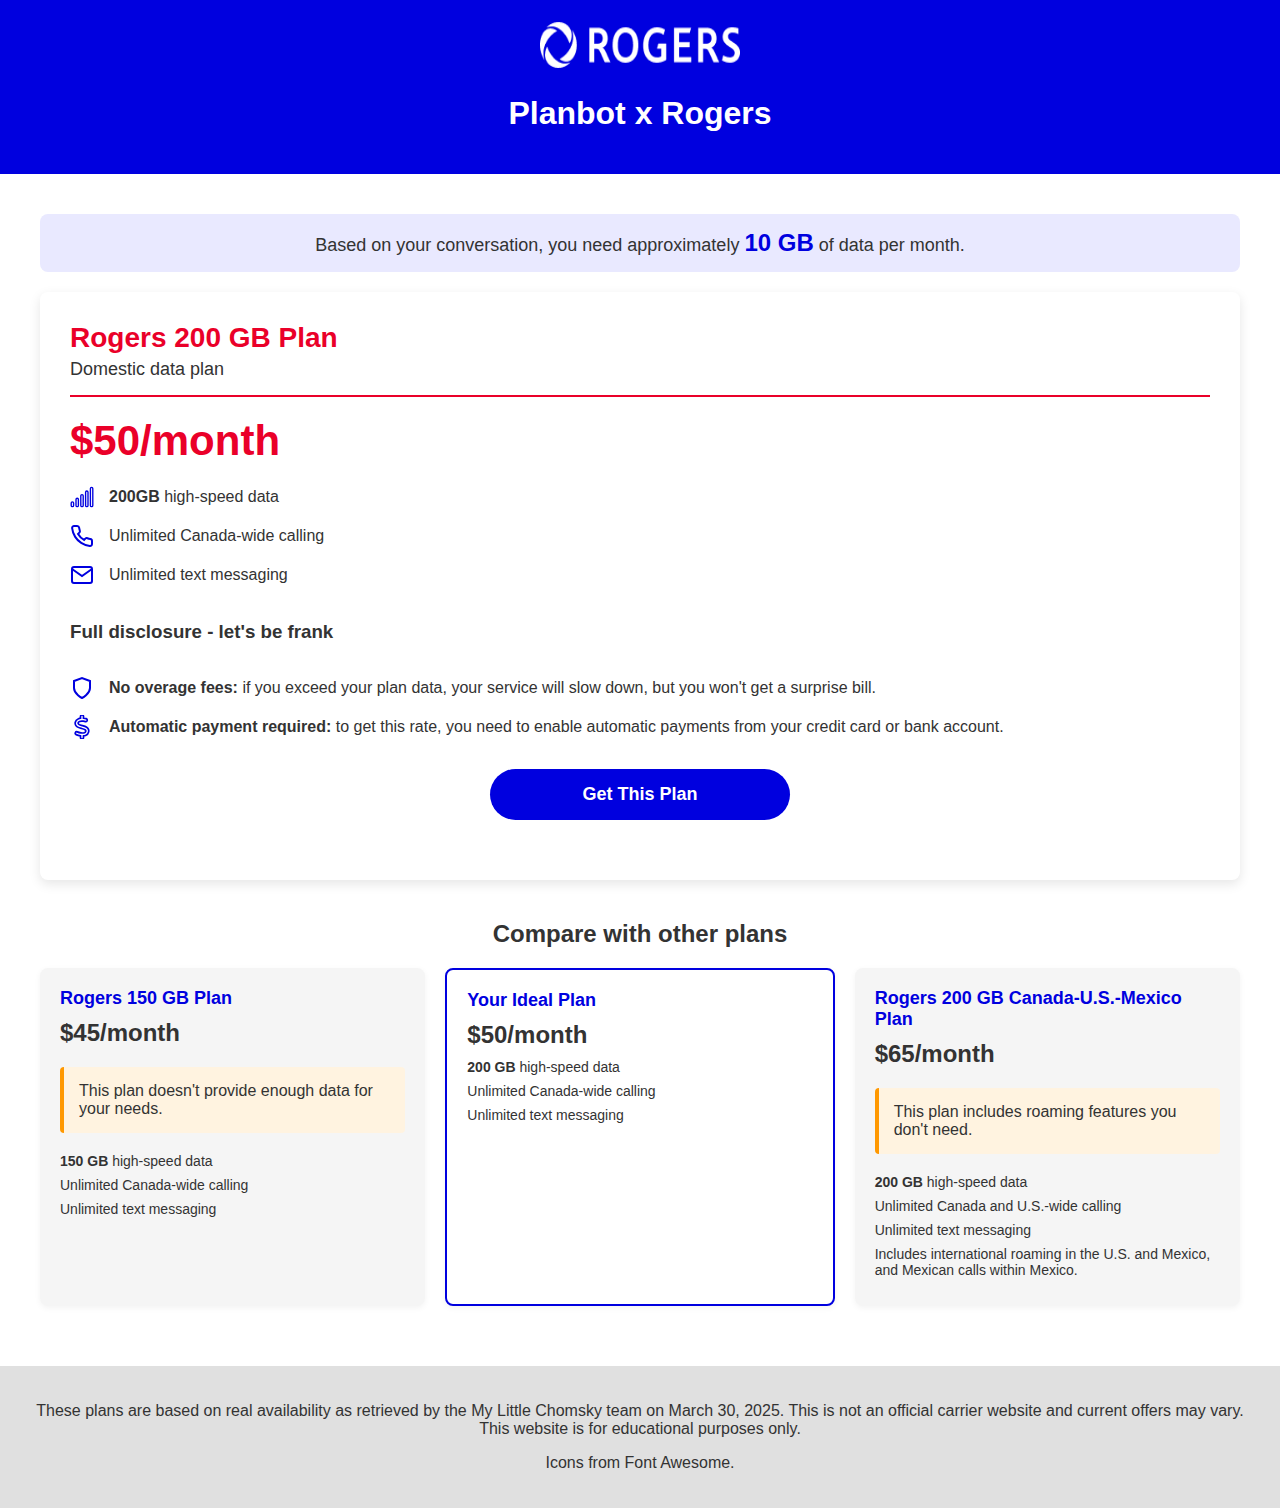
<file: docs/r-d-200-50.html>
<!DOCTYPE html>
<html lang="en">
<head>
    <meta charset="UTF-8">
    <meta name="viewport" content="width=device-width, initial-scale=1.0">
    <title>Planbot: your mobile plan</title>
    <link rel="stylesheet" href="rogers.css" />
    <link rel="stylesheet" href="common.css" />
    <script>window.isRoamingPlan = false;</script>
</head>
<body>
    <header>
        <img src="logo-rogers.png" width="200" height="50" alt="Rogers Logo" />
        <h1>Planbot x Rogers</h1>
    </header>
    
    <div class="container">
        <div class="data-needs-display">
            Based on your conversation, you need approximately <strong><span id="neededDataElement">_</span> GB</strong> of data per month.
        </div>
        
        <div class="plan-card">
            <div class="plan-header">
                <h2 class="plan-title">Rogers 200 GB Plan</h2>
                <p class="plan-subtitle">Domestic data plan</p>
            </div>
            
            <div class="plan-price">
                $50/month
            </div>
            
            <div id="roamingNotice" class="notice-box" style="display: none;">
                Good news! We're showing you this roaming plan because it offers the best value for your needs. You'll get international roaming features as a bonus at the best price!
            </div>
            
            <div class="plan-features">
                <div class="plan-feature">
                    <svg class="feature-icon" xmlns="http://www.w3.org/2000/svg" viewBox="0 0 640 512" width="24" height="24" fill="none" stroke="currentColor" stroke-width="36">
                        <path d="M576 0c17.7 0 32 14.3 32 32l0 448c0 17.7-14.3 32-32 32s-32-14.3-32-32l0-448c0-17.7 14.3-32 32-32zM448 96c17.7 0 32 14.3 32 32l0 352c0 17.7-14.3 32-32 32s-32-14.3-32-32l0-352c0-17.7 14.3-32 32-32zM352 224l0 256c0 17.7-14.3 32-32 32s-32-14.3-32-32l0-256c0-17.7 14.3-32 32-32s32 14.3 32 32zM192 288c17.7 0 32 14.3 32 32l0 160c0 17.7-14.3 32-32 32s-32-14.3-32-32l0-160c0-17.7 14.3-32 32-32zM96 416l0 64c0 17.7-14.3 32-32 32s-32-14.3-32-32l0-64c0-17.7 14.3-32 32-32s32 14.3 32 32z"/>
                    </svg>
                    <span><strong><span id="featureData">200</span>GB</strong> high-speed data</span>
                </div>
                <div class="plan-feature">
                    <svg class="feature-icon" xmlns="http://www.w3.org/2000/svg" viewBox="0 0 24 24" fill="none" stroke="currentColor" stroke-width="2">
                        <path d="M22 16.92v3a2 2 0 01-2.18 2 19.79 19.79 0 01-8.63-3.07 19.5 19.5 0 01-6-6 19.79 19.79 0 01-3.07-8.67A2 2 0 014.11 2h3a2 2 0 012 1.72 12.84 12.84 0 00.7 2.81 2 2 0 01-.45 2.11L8.09 9.91a16 16 0 006 6l1.27-1.27a2 2 0 012.11-.45 12.84 12.84 0 002.81.7A2 2 0 0122 16.92z"></path>
                    </svg>
                    <span>Unlimited Canada-wide calling</span>
                </div>
                <div class="plan-feature">
                    <svg class="feature-icon" xmlns="http://www.w3.org/2000/svg" viewBox="0 0 24 24" fill="none" stroke="currentColor" stroke-width="2">
                        <path d="M4 4h16c1.1 0 2 .9 2 2v12c0 1.1-.9 2-2 2H4c-1.1 0-2-.9-2-2V6c0-1.1.9-2 2-2z"></path>
                        <polyline points="22,6 12,13 2,6"></polyline>
                    </svg>
                    <span>Unlimited text messaging</span>
                </div>
                <div class="plan-feature" style="display: none;">
                    <svg class="feature-icon" xmlns="http://www.w3.org/2000/svg" viewBox="0 0 24 24" fill="none" stroke="currentColor" stroke-width="2">
                        <circle cx="12" cy="12" r="10"></circle>
                        <line x1="2" y1="12" x2="22" y2="12"></line>
                        <path d="M12 2a15.3 15.3 0 014 10 15.3 15.3 0 01-4 10 15.3 15.3 0 01-4-10 15.3 15.3 0 014-10z"></path>
                    </svg>
                    <span><strong>Includes international roaming</strong> in the United States</span>
                </div>
                <div class="plan-feature">
                    <h3>Full disclosure - let's be frank</h3>
                </div>
                <div class="plan-feature">
                    <svg class="feature-icon" xmlns="http://www.w3.org/2000/svg" viewBox="0 0 24 24" fill="none" stroke="currentColor" stroke-width="2">
                        <path d="M12 22s8-4 8-10V5l-8-3-8 3v7c0 6 8 10 8 10z"></path>
                    </svg>
                    <span><strong>No overage fees:</strong> if you exceed your plan data, your service will slow down, but you won't get a surprise bill.</span>
                </div>
                <div class="plan-feature">
                    <svg class="feature-icon" xmlns="http://www.w3.org/2000/svg" viewBox="0 0 320 512" width="24" height="24" fill="none" stroke="currentColor" stroke-width="36">
                        <path d="M160 0c17.7 0 32 14.3 32 32l0 35.7c1.6 .2 3.1 .4 4.7 .7c.4 .1 .7 .1 1.1 .2l48 8.8c17.4 3.2 28.9 19.9 25.7 37.2s-19.9 28.9-37.2 25.7l-47.5-8.7c-31.3-4.6-58.9-1.5-78.3 6.2s-27.2 18.3-29 28.1c-2 10.7-.5 16.7 1.2 20.4c1.8 3.9 5.5 8.3 12.8 13.2c16.3 10.7 41.3 17.7 73.7 26.3l2.9 .8c28.6 7.6 63.6 16.8 89.6 33.8c14.2 9.3 27.6 21.9 35.9 39.5c8.5 17.9 10.3 37.9 6.4 59.2c-6.9 38-33.1 63.4-65.6 76.7c-13.7 5.6-28.6 9.2-44.4 11l0 33.4c0 17.7-14.3 32-32 32s-32-14.3-32-32l0-34.9c-.4-.1-.9-.1-1.3-.2l-.2 0s0 0 0 0c-24.4-3.8-64.5-14.3-91.5-26.3c-16.1-7.2-23.4-26.1-16.2-42.2s26.1-23.4 42.2-16.2c20.9 9.3 55.3 18.5 75.2 21.6c31.9 4.7 58.2 2 76-5.3c16.9-6.9 24.6-16.9 26.8-28.9c1.9-10.6 .4-16.7-1.3-20.4c-1.9-4-5.6-8.4-13-13.3c-16.4-10.7-41.5-17.7-74-26.3l-2.8-.7s0 0 0 0C119.4 279.3 84.4 270 58.4 253c-14.2-9.3-27.5-22-35.8-39.6c-8.4-17.9-10.1-37.9-6.1-59.2C23.7 116 52.3 91.2 84.8 78.3c13.3-5.3 27.9-8.9 43.2-11L128 32c0-17.7 14.3-32 32-32z"/></svg>
                    </svg>
                    <span><strong>Automatic payment required:</strong> to get this rate, you need to enable automatic payments from your credit card or bank account.</span>
                </div>
            </div>
            
            <button class="cta-button">Get This Plan</button>
        </div>
        
        <div class="comparison-section">
            <h3 class="comparison-title">Compare with other plans</h3>
            
            <div class="comparison-cards">
                <div class="comparison-card">
                    <div class="comparison-card-title">Rogers 150 GB Plan</div>
                    <div class="comparison-card-price">$45/month</div>
                    <div class="warning-box">
                        This plan doesn't provide enough data for your needs.
                    </div>
                    <div class="comparison-card-feature">
                        <span><strong>150 GB</strong> high-speed data</span>
                    </div>
                    <div class="comparison-card-feature">
                        <span>Unlimited Canada-wide calling</span>
                    </div>
                    <div class="comparison-card-feature">
                        <span>Unlimited text messaging</span>
                    </div>
                </div>
                
                <div class="comparison-card current">
                    <div class="comparison-card-title">Your Ideal Plan</div>
                    <div class="comparison-card-price">$50/month</div>
                    <div class="comparison-card-feature">
                        <span><strong>200 GB</strong> high-speed data</span>
                    </div>
                    <div class="comparison-card-feature">
                        <span>Unlimited Canada-wide calling</span>
                    </div>
                    <div class="comparison-card-feature">
                        <span>Unlimited text messaging</span>
                    </div>
                </div>
                
                <div class="comparison-card">
                    <div class="comparison-card-title">Rogers 200 GB Canada-U.S.-Mexico Plan</div>
                    <div class="comparison-card-price">$65/month</div>
                    <div class="warning-box">
                        This plan includes roaming features you don't need.
                    </div>
                    <div class="comparison-card-feature">
                        <span><strong>200 GB</strong> high-speed data</span>
                    </div>
                    <div class="comparison-card-feature">
                        <span>Unlimited Canada and U.S.-wide calling</span>
                    </div>
                    <div class="comparison-card-feature">
                        <span>Unlimited text messaging</span>
                    </div>
                    <div class="comparison-card-feature">
                        <span>Includes international roaming in the U.S. and Mexico, and Mexican calls within Mexico.</span>
                    </div>
                </div>
            </div>
        </div>
    </div>
    
    <footer>
        <p>These plans are based on real availability as retrieved by the My Little
        Chomsky team on March 30, 2025. This is not an official carrier website and
        current offers may vary. This website is for educational purposes only.</p>
        <p>Icons from Font Awesome.</p>
    </footer>
    
    <script src="dynamicData.js" type="text/javascript"></script>
</body>
</html>
</file>
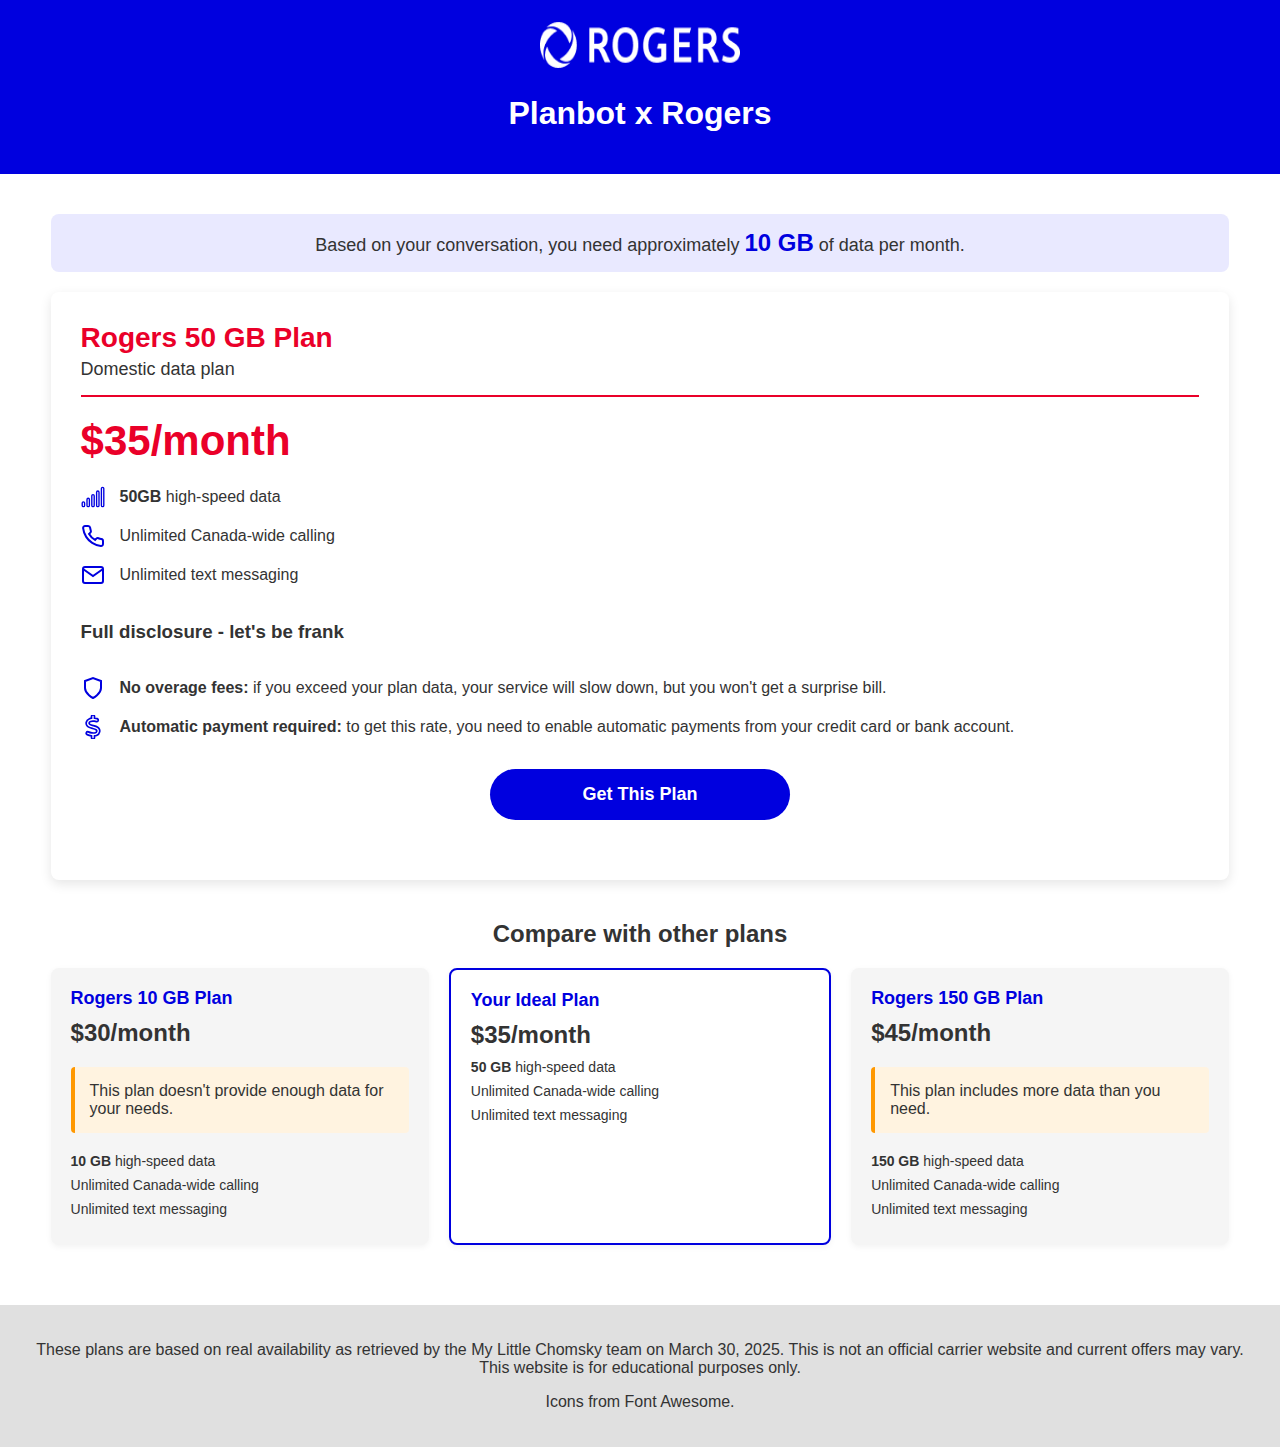
<file: docs/r-d-50-35.html>
<!DOCTYPE html>
<html lang="en">
<head>
    <meta charset="UTF-8">
    <meta name="viewport" content="width=device-width, initial-scale=1.0">
    <title>Planbot: your mobile plan</title>
    <link rel="stylesheet" href="rogers.css" />
    <link rel="stylesheet" href="common.css" />
    <script>window.isRoamingPlan = false;</script>
</head>
<body>
    <header>
        <img src="logo-rogers.png" width="200" height="50" alt="Rogers Logo" />
        <h1>Planbot x Rogers</h1>
    </header>
    
    <div class="container">
        <div class="data-needs-display">
            Based on your conversation, you need approximately <strong><span id="neededDataElement">_</span> GB</strong> of data per month.
        </div>
        
        <div class="plan-card">
            <div class="plan-header">
                <h2 class="plan-title">Rogers 50 GB Plan</h2>
                <p class="plan-subtitle">Domestic data plan</p>
            </div>
            
            <div class="plan-price">
                $35/month
            </div>
            
            <div id="roamingNotice" class="notice-box" style="display: none;">
                Good news! We're showing you this roaming plan because it offers the best value for your needs. You'll get international roaming features as a bonus at the best price!
            </div>
            
            <div class="plan-features">
                <div class="plan-feature">
                    <svg class="feature-icon" xmlns="http://www.w3.org/2000/svg" viewBox="0 0 640 512" width="24" height="24" fill="none" stroke="currentColor" stroke-width="36">
                        <path d="M576 0c17.7 0 32 14.3 32 32l0 448c0 17.7-14.3 32-32 32s-32-14.3-32-32l0-448c0-17.7 14.3-32 32-32zM448 96c17.7 0 32 14.3 32 32l0 352c0 17.7-14.3 32-32 32s-32-14.3-32-32l0-352c0-17.7 14.3-32 32-32zM352 224l0 256c0 17.7-14.3 32-32 32s-32-14.3-32-32l0-256c0-17.7 14.3-32 32-32s32 14.3 32 32zM192 288c17.7 0 32 14.3 32 32l0 160c0 17.7-14.3 32-32 32s-32-14.3-32-32l0-160c0-17.7 14.3-32 32-32zM96 416l0 64c0 17.7-14.3 32-32 32s-32-14.3-32-32l0-64c0-17.7 14.3-32 32-32s32 14.3 32 32z"/>
                    </svg>
                    <span><strong><span id="featureData">50</span>GB</strong> high-speed data</span>
                </div>
                <div class="plan-feature">
                    <svg class="feature-icon" xmlns="http://www.w3.org/2000/svg" viewBox="0 0 24 24" fill="none" stroke="currentColor" stroke-width="2">
                        <path d="M22 16.92v3a2 2 0 01-2.18 2 19.79 19.79 0 01-8.63-3.07 19.5 19.5 0 01-6-6 19.79 19.79 0 01-3.07-8.67A2 2 0 014.11 2h3a2 2 0 012 1.72 12.84 12.84 0 00.7 2.81 2 2 0 01-.45 2.11L8.09 9.91a16 16 0 006 6l1.27-1.27a2 2 0 012.11-.45 12.84 12.84 0 002.81.7A2 2 0 0122 16.92z"></path>
                    </svg>
                    <span>Unlimited Canada-wide calling</span>
                </div>
                <div class="plan-feature">
                    <svg class="feature-icon" xmlns="http://www.w3.org/2000/svg" viewBox="0 0 24 24" fill="none" stroke="currentColor" stroke-width="2">
                        <path d="M4 4h16c1.1 0 2 .9 2 2v12c0 1.1-.9 2-2 2H4c-1.1 0-2-.9-2-2V6c0-1.1.9-2 2-2z"></path>
                        <polyline points="22,6 12,13 2,6"></polyline>
                    </svg>
                    <span>Unlimited text messaging</span>
                </div>
                <div class="plan-feature" style="display: none;">
                    <svg class="feature-icon" xmlns="http://www.w3.org/2000/svg" viewBox="0 0 24 24" fill="none" stroke="currentColor" stroke-width="2">
                        <circle cx="12" cy="12" r="10"></circle>
                        <line x1="2" y1="12" x2="22" y2="12"></line>
                        <path d="M12 2a15.3 15.3 0 014 10 15.3 15.3 0 01-4 10 15.3 15.3 0 01-4-10 15.3 15.3 0 014-10z"></path>
                    </svg>
                    <span><strong>Includes international roaming</strong> in the United States</span>
                </div>
                <div class="plan-feature">
                    <h3>Full disclosure - let's be frank</h3>
                </div>
                <div class="plan-feature">
                    <svg class="feature-icon" xmlns="http://www.w3.org/2000/svg" viewBox="0 0 24 24" fill="none" stroke="currentColor" stroke-width="2">
                        <path d="M12 22s8-4 8-10V5l-8-3-8 3v7c0 6 8 10 8 10z"></path>
                    </svg>
                    <span><strong>No overage fees:</strong> if you exceed your plan data, your service will slow down, but you won't get a surprise bill.</span>
                </div>
                <div class="plan-feature">
                    <svg class="feature-icon" xmlns="http://www.w3.org/2000/svg" viewBox="0 0 320 512" width="24" height="24" fill="none" stroke="currentColor" stroke-width="36">
                        <path d="M160 0c17.7 0 32 14.3 32 32l0 35.7c1.6 .2 3.1 .4 4.7 .7c.4 .1 .7 .1 1.1 .2l48 8.8c17.4 3.2 28.9 19.9 25.7 37.2s-19.9 28.9-37.2 25.7l-47.5-8.7c-31.3-4.6-58.9-1.5-78.3 6.2s-27.2 18.3-29 28.1c-2 10.7-.5 16.7 1.2 20.4c1.8 3.9 5.5 8.3 12.8 13.2c16.3 10.7 41.3 17.7 73.7 26.3l2.9 .8c28.6 7.6 63.6 16.8 89.6 33.8c14.2 9.3 27.6 21.9 35.9 39.5c8.5 17.9 10.3 37.9 6.4 59.2c-6.9 38-33.1 63.4-65.6 76.7c-13.7 5.6-28.6 9.2-44.4 11l0 33.4c0 17.7-14.3 32-32 32s-32-14.3-32-32l0-34.9c-.4-.1-.9-.1-1.3-.2l-.2 0s0 0 0 0c-24.4-3.8-64.5-14.3-91.5-26.3c-16.1-7.2-23.4-26.1-16.2-42.2s26.1-23.4 42.2-16.2c20.9 9.3 55.3 18.5 75.2 21.6c31.9 4.7 58.2 2 76-5.3c16.9-6.9 24.6-16.9 26.8-28.9c1.9-10.6 .4-16.7-1.3-20.4c-1.9-4-5.6-8.4-13-13.3c-16.4-10.7-41.5-17.7-74-26.3l-2.8-.7s0 0 0 0C119.4 279.3 84.4 270 58.4 253c-14.2-9.3-27.5-22-35.8-39.6c-8.4-17.9-10.1-37.9-6.1-59.2C23.7 116 52.3 91.2 84.8 78.3c13.3-5.3 27.9-8.9 43.2-11L128 32c0-17.7 14.3-32 32-32z"/></svg>
                    </svg>
                    <span><strong>Automatic payment required:</strong> to get this rate, you need to enable automatic payments from your credit card or bank account.</span>
                </div>
            </div>
            
            <button class="cta-button">Get This Plan</button>
        </div>
        
        <div class="comparison-section">
            <h3 class="comparison-title">Compare with other plans</h3>
            
            <div class="comparison-cards">
                <div class="comparison-card">
                    <div class="comparison-card-title">Rogers 10 GB Plan</div>
                    <div class="comparison-card-price">$30/month</div>
                    <div class="warning-box">
                        This plan doesn't provide enough data for your needs.
                    </div>
                    <div class="comparison-card-feature">
                        <span><strong>10 GB</strong> high-speed data</span>
                    </div>
                    <div class="comparison-card-feature">
                        <span>Unlimited Canada-wide calling</span>
                    </div>
                    <div class="comparison-card-feature">
                        <span>Unlimited text messaging</span>
                    </div>
                </div>
                
                <div class="comparison-card current">
                    <div class="comparison-card-title">Your Ideal Plan</div>
                    <div class="comparison-card-price">$35/month</div>
                    <div class="comparison-card-feature">
                        <span><strong>50 GB</strong> high-speed data</span>
                    </div>
                    <div class="comparison-card-feature">
                        <span>Unlimited Canada-wide calling</span>
                    </div>
                    <div class="comparison-card-feature">
                        <span>Unlimited text messaging</span>
                    </div>
                </div>
                
                <div class="comparison-card">
                    <div class="comparison-card-title">Rogers 150 GB Plan</div>
                    <div class="comparison-card-price">$45/month</div>
                    <div class="warning-box">
                        This plan includes more data than you need.
                    </div>
                    <div class="comparison-card-feature">
                        <span><strong>150 GB</strong> high-speed data</span>
                    </div>
                    <div class="comparison-card-feature">
                        <span>Unlimited Canada-wide calling</span>
                    </div>
                    <div class="comparison-card-feature">
                        <span>Unlimited text messaging</span>
                    </div>
                </div>
            </div>
        </div>
    </div>
    
    <footer>
        <p>These plans are based on real availability as retrieved by the My Little
        Chomsky team on March 30, 2025. This is not an official carrier website and
        current offers may vary. This website is for educational purposes only.</p>
        <p>Icons from Font Awesome.</p>
    </footer>
    
    <script src="dynamicData.js" type="text/javascript"></script>
</body>
</html>
</file>
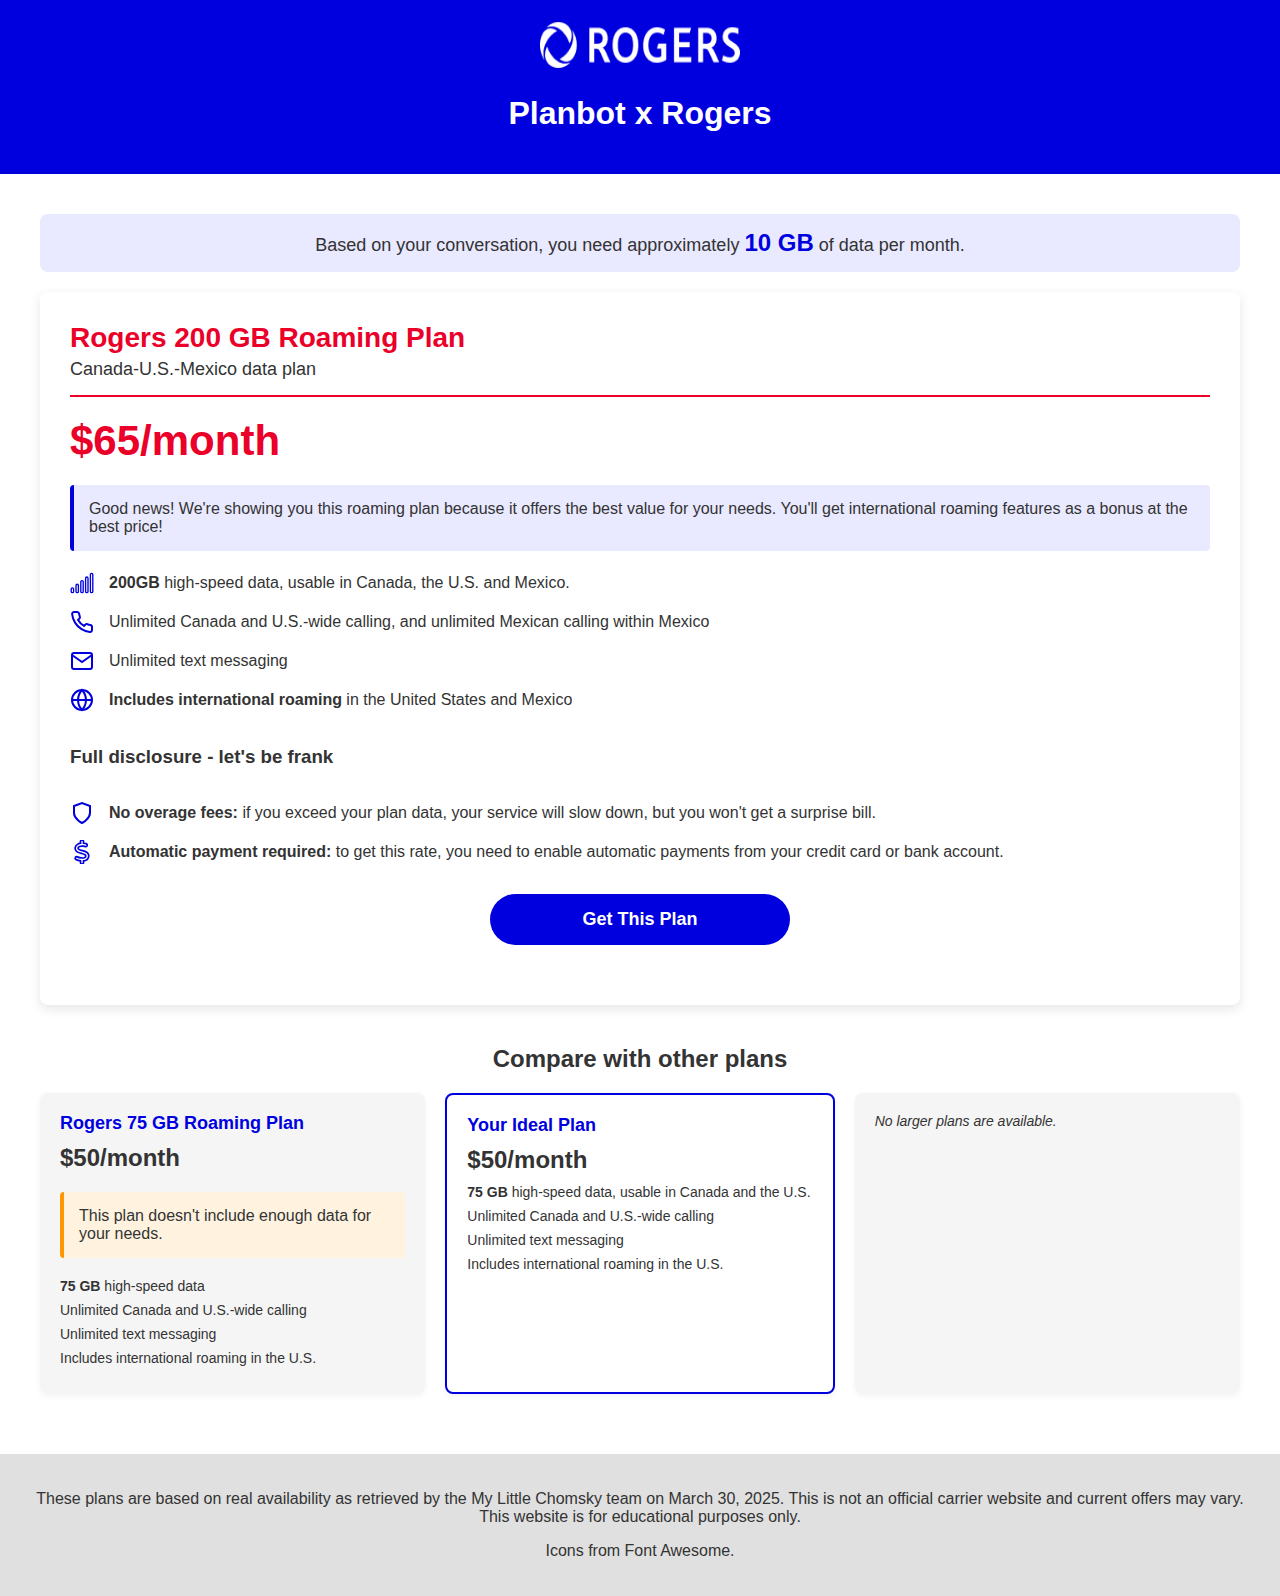
<file: docs/r-r-200-65.html>
<!DOCTYPE html>
<html lang="en">
<head>
    <meta charset="UTF-8">
    <meta name="viewport" content="width=device-width, initial-scale=1.0">
    <title>Planbot: your mobile plan</title>
    <link rel="stylesheet" href="rogers.css" />
    <link rel="stylesheet" href="common.css" />
    <script>window.isRoamingPlan = true;</script>
</head>
<body>
    <header>
        <img src="logo-rogers.png" width="200" height="50" alt="Rogers Logo" />
        <h1>Planbot x Rogers</h1>
    </header>
    
    <div class="container">
        <div class="data-needs-display">
            Based on your conversation, you need approximately <strong><span id="neededDataElement">_</span> GB</strong> of data per month.
        </div>
        
        <div class="plan-card">
            <div class="plan-header">
                <h2 class="plan-title">Rogers 200 GB Roaming Plan</h2>
                <p class="plan-subtitle">Canada-U.S.-Mexico data plan</p>
            </div>
            
            <div class="plan-price">
                $65/month
            </div>
            
            <div id="roamingNotice" class="notice-box" style="display: none;">
                Good news! We're showing you this roaming plan because it offers the best value for your needs. You'll get international roaming features as a bonus at the best price!
            </div>
            
            <div class="plan-features">
                <div class="plan-feature">
                    <svg class="feature-icon" xmlns="http://www.w3.org/2000/svg" viewBox="0 0 640 512" width="24" height="24" fill="none" stroke="currentColor" stroke-width="36">
                        <path d="M576 0c17.7 0 32 14.3 32 32l0 448c0 17.7-14.3 32-32 32s-32-14.3-32-32l0-448c0-17.7 14.3-32 32-32zM448 96c17.7 0 32 14.3 32 32l0 352c0 17.7-14.3 32-32 32s-32-14.3-32-32l0-352c0-17.7 14.3-32 32-32zM352 224l0 256c0 17.7-14.3 32-32 32s-32-14.3-32-32l0-256c0-17.7 14.3-32 32-32s32 14.3 32 32zM192 288c17.7 0 32 14.3 32 32l0 160c0 17.7-14.3 32-32 32s-32-14.3-32-32l0-160c0-17.7 14.3-32 32-32zM96 416l0 64c0 17.7-14.3 32-32 32s-32-14.3-32-32l0-64c0-17.7 14.3-32 32-32s32 14.3 32 32z"/>
                    </svg>
                    <span><strong><span id="featureData">200</span>GB</strong> high-speed data, usable in Canada, the U.S. and Mexico.</span>
                </div>
                <div class="plan-feature">
                    <svg class="feature-icon" xmlns="http://www.w3.org/2000/svg" viewBox="0 0 24 24" fill="none" stroke="currentColor" stroke-width="2">
                        <path d="M22 16.92v3a2 2 0 01-2.18 2 19.79 19.79 0 01-8.63-3.07 19.5 19.5 0 01-6-6 19.79 19.79 0 01-3.07-8.67A2 2 0 014.11 2h3a2 2 0 012 1.72 12.84 12.84 0 00.7 2.81 2 2 0 01-.45 2.11L8.09 9.91a16 16 0 006 6l1.27-1.27a2 2 0 012.11-.45 12.84 12.84 0 002.81.7A2 2 0 0122 16.92z"></path>
                    </svg>
                    <span>Unlimited Canada and U.S.-wide calling, and unlimited Mexican calling within Mexico</span>
                </div>
                <div class="plan-feature">
                    <svg class="feature-icon" xmlns="http://www.w3.org/2000/svg" viewBox="0 0 24 24" fill="none" stroke="currentColor" stroke-width="2">
                        <path d="M4 4h16c1.1 0 2 .9 2 2v12c0 1.1-.9 2-2 2H4c-1.1 0-2-.9-2-2V6c0-1.1.9-2 2-2z"></path>
                        <polyline points="22,6 12,13 2,6"></polyline>
                    </svg>
                    <span>Unlimited text messaging</span>
                </div>
                <div class="plan-feature">
                    <svg class="feature-icon" xmlns="http://www.w3.org/2000/svg" viewBox="0 0 24 24" fill="none" stroke="currentColor" stroke-width="2">
                        <circle cx="12" cy="12" r="10"></circle>
                        <line x1="2" y1="12" x2="22" y2="12"></line>
                        <path d="M12 2a15.3 15.3 0 014 10 15.3 15.3 0 01-4 10 15.3 15.3 0 01-4-10 15.3 15.3 0 014-10z"></path>
                    </svg>
                    <span><strong>Includes international roaming</strong> in the United States and Mexico</span>
                </div>
                <div class="plan-feature">
                    <h3>Full disclosure - let's be frank</h3>
                </div>
                <div class="plan-feature">
                    <svg class="feature-icon" xmlns="http://www.w3.org/2000/svg" viewBox="0 0 24 24" fill="none" stroke="currentColor" stroke-width="2">
                        <path d="M12 22s8-4 8-10V5l-8-3-8 3v7c0 6 8 10 8 10z"></path>
                    </svg>
                    <span><strong>No overage fees:</strong> if you exceed your plan data, your service will slow down, but you won't get a surprise bill.</span>
                </div>
                <div class="plan-feature">
                    <svg class="feature-icon" xmlns="http://www.w3.org/2000/svg" viewBox="0 0 320 512" width="24" height="24" fill="none" stroke="currentColor" stroke-width="36">
                        <path d="M160 0c17.7 0 32 14.3 32 32l0 35.7c1.6 .2 3.1 .4 4.7 .7c.4 .1 .7 .1 1.1 .2l48 8.8c17.4 3.2 28.9 19.9 25.7 37.2s-19.9 28.9-37.2 25.7l-47.5-8.7c-31.3-4.6-58.9-1.5-78.3 6.2s-27.2 18.3-29 28.1c-2 10.7-.5 16.7 1.2 20.4c1.8 3.9 5.5 8.3 12.8 13.2c16.3 10.7 41.3 17.7 73.7 26.3l2.9 .8c28.6 7.6 63.6 16.8 89.6 33.8c14.2 9.3 27.6 21.9 35.9 39.5c8.5 17.9 10.3 37.9 6.4 59.2c-6.9 38-33.1 63.4-65.6 76.7c-13.7 5.6-28.6 9.2-44.4 11l0 33.4c0 17.7-14.3 32-32 32s-32-14.3-32-32l0-34.9c-.4-.1-.9-.1-1.3-.2l-.2 0s0 0 0 0c-24.4-3.8-64.5-14.3-91.5-26.3c-16.1-7.2-23.4-26.1-16.2-42.2s26.1-23.4 42.2-16.2c20.9 9.3 55.3 18.5 75.2 21.6c31.9 4.7 58.2 2 76-5.3c16.9-6.9 24.6-16.9 26.8-28.9c1.9-10.6 .4-16.7-1.3-20.4c-1.9-4-5.6-8.4-13-13.3c-16.4-10.7-41.5-17.7-74-26.3l-2.8-.7s0 0 0 0C119.4 279.3 84.4 270 58.4 253c-14.2-9.3-27.5-22-35.8-39.6c-8.4-17.9-10.1-37.9-6.1-59.2C23.7 116 52.3 91.2 84.8 78.3c13.3-5.3 27.9-8.9 43.2-11L128 32c0-17.7 14.3-32 32-32z"/></svg>
                    </svg>
                    <span><strong>Automatic payment required:</strong> to get this rate, you need to enable automatic payments from your credit card or bank account.</span>
                </div>
            </div>
            
            <button class="cta-button">Get This Plan</button>
        </div>
        
        <div class="comparison-section">
            <h3 class="comparison-title">Compare with other plans</h3>
            
            <div class="comparison-cards">
                <div class="comparison-card">
                    <div class="comparison-card-title">Rogers 75 GB Roaming Plan</div>
                    <div class="comparison-card-price">$50/month</div>
                    <div class="warning-box">
                        This plan doesn't include enough data for your needs.
                    </div>
                    <div class="comparison-card-feature">
                        <span><strong>75 GB</strong> high-speed data</span>
                    </div>
                    <div class="comparison-card-feature">
                        <span>Unlimited Canada and U.S.-wide calling</span>
                    </div>
                    <div class="comparison-card-feature">
                        <span>Unlimited text messaging</span>
                    </div>
                    <div class="comparison-card-feature">
                        <span>Includes international roaming in the U.S.</span>
                    </div>
                </div>
                
                <div class="comparison-card current">
                    <div class="comparison-card-title">Your Ideal Plan</div>
                    <div class="comparison-card-price">$50/month</div>
                    <div class="comparison-card-feature">
                        <span><strong>75 GB</strong> high-speed data, usable in Canada and the U.S.</span>
                    </div>
                    <div class="comparison-card-feature">
                        <span>Unlimited Canada and U.S.-wide calling</span>
                    </div>
                    <div class="comparison-card-feature">
                        <span>Unlimited text messaging</span>
                    </div>
                    <div class="comparison-card-feature">
                        <span>Includes international roaming in the U.S.</span>
                    </div>
                </div>
                
                <div class="comparison-card">
                    <div class="comparison-card-feature">
                        <span><i>No larger plans are available.</i></span>
                    </div>
                </div>
            </div>
        </div>
    </div>
    
    <footer>
        <p>These plans are based on real availability as retrieved by the My Little
        Chomsky team on March 30, 2025. This is not an official carrier website and
        current offers may vary. This website is for educational purposes only.</p>
        <p>Icons from Font Awesome.</p>
    </footer>
    
    <script src="dynamicData.js" type="text/javascript"></script>
</body>
</html>
</file>
<file: docs/fizz.css>
:root {
    --carrier-primary: #00d672;
    --carrier-secondary: #66f0b1;
    --carrier-light-tint: #e6faef;
    --carrier-dark-tint: #00a355;
}
</file>
<file: docs/common.css>
:root {
    --theme-primary: #0000df;
    --theme-secondary: #9b9bff;
    --theme-light-tint: #e9e9ff;
    --theme-dark-tint: #0000af;
    --text-dark: #333333;
    --text-light: #ffffff;
    --gray-light: #f5f5f5;
    --gray-medium: #e0e0e0;
    --warning-color: #ff9800;
    --warning-light: #fff3e0;
    --success-color: #59cd32;
    --success-light: #e6f7e0;
    --progress-inactive: var(--theme-light-tint);
    --progress-active: var(--theme-primary);
    --progress-completed: var(--theme-secondary);
}

html, body {
    height: 100%;
    margin: 0;
    display: flex;
    flex-direction: column;
}

body {
    font-family: 'Arial', sans-serif;
    padding: 0;
    background-color: white;
    color: var(--text-dark);
}

header {
    background-color: var(--theme-primary);
    color: var(--text-light);
    padding: 20px;
    text-align: center;
}

footer {
    flex-shrink: 0;
    background-color: var(--gray-medium);
    padding: 20px;
    text-align: center;
    margin-top: 40px;
}

@media (max-width: 768px) {
    .comparison-cards {
        flex-direction: column;
    }
}

.container {
    flex: 1 0 auto;
    max-width: 1200px;
    margin: 0 auto;
    padding: 20px;
    position: relative;
    min-height: 500px;
}

/* Progress Indicator */
.progress-container {
    display: flex;
    justify-content: center;
    align-items: center;
    margin-bottom: 40px;
}

.progress-step {
    width: 40px;
    height: 40px;
    border-radius: 50%;
    background-color: var(--progress-inactive);
    color: var(--text-light);
    display: flex;
    justify-content: center;
    align-items: center;
    font-weight: bold;
    font-size: 18px;
    position: relative;
    z-index: 2;
}

.progress-step.active {
    background-color: var(--progress-active);
}

.progress-step.completed {
    background-color: var(--progress-completed);
}

.progress-line {
    flex-grow: 1;
    height: 4px;
    background-color: var(--progress-inactive);
    margin: 0 5px;
    max-width: 100px;
}

/* Step containers */
.step-container {
    margin-bottom: 30px;
    animation: fadeIn 0.5s;
}

@keyframes fadeIn {
    from { opacity: 0; }
    to { opacity: 1; }
}

.step-title {
    text-align: center;
    color: var(--theme-primary);
    margin-bottom: 30px;
    font-size: 28px;
}

/* Nav buttons */

.nav-buttons {
    display: flex;
    justify-content: center;
    gap: 20px;
    margin: 30px 0;
}

.nav-button {
    background-color: var(--theme-primary);
    color: white;
    border: none;
    border-radius: 50px;
    padding: 12px 25px;
    font-size: 16px;
    font-weight: bold;
    cursor: pointer;
    transition: background-color 0.3s;
    display: flex;
    align-items: center;
    min-width: 120px;
    justify-content: center;
}

.nav-button:hover {
    background-color: var(--theme-dark-tint);
}

#prevBtn::before {
    content: "←";
    margin-right: 8px;
}

#nextBtn::after {
    content: "→";
    margin-left: 8px;
}

/* Data usage explanation step */

.usage-visualization {
    display: flex;
    flex-wrap: wrap;
    justify-content: center;
    gap: 20px;
    margin-bottom: 30px;
}

.usage-category {
    flex: 1;
    min-width: 200px;
    max-width: 250px;
    padding: 20px;
    background-color: var(--gray-light);
    border-radius: 8px;
    text-align: center;
    transition: all 0.3s ease;
}

.usage-category.active {
    background-color: var(--theme-light-tint);
    border: 2px solid var(--theme-primary);
    transform: scale(1.05);
}

.usage-heading-active {
    display: none;
}

.usage-category.active .usage-heading-inactive {
    display: none;
}

.usage-category.active .usage-heading-active {
    display: block;
}

.usage-icon {
    width: 80px;
    height: 80px;
    margin-bottom: 15px;
}

/* Ideal plan step */

.methodology-comment {
    text-align: center;
}

.plan-card {
    background-color: white;
    border-radius: 8px;
    box-shadow: 0 4px 12px rgba(0, 0, 0, 0.1);
    padding: 30px;
    margin-bottom: 30px;
}

.plan-header {
    border-bottom: 2px solid var(--carrier-primary);
    padding-bottom: 15px;
    margin-bottom: 20px;
}

.plan-header .logo-container {
    width: 100%;
    text-align: center;
    margin-bottom: 20px;
}

.plan-header .logo-container img {
    width: 200px;
}

.plan-title {
    font-size: 28px;
    color: var(--carrier-primary);
    margin: 0;
}

.plan-subtitle {
    font-size: 18px;
    color: var(--text-dark);
    margin: 5px 0 0;
}

.plan-price {
    font-size: 42px;
    font-weight: bold;
    margin: 20px 0;
    color: var(--carrier-primary);
}

.price-period {
    font-size: 16px;
    color: var(--text-dark);
}

.plan-feature {
    display: flex;
    align-items: center;
    margin-bottom: 15px;
}

.feature-icon {
    width: 24px;
    height: 24px;
    margin-right: 15px;
    color: var(--theme-primary);
}

#step2 .feature-icon {
    color: var(--carrier-primary);
}

.notice-box {
    background-color: var(--theme-light-tint);
    border-left: 4px solid var(--theme-primary);
    padding: 15px;
    margin: 20px 0;
    border-radius: 4px;
}

.data-needs-display {
    background-color: var(--theme-light-tint);
    border-radius: 8px;
    padding: 15px;
    margin: 20px 0;
    text-align: center;
    font-size: 18px;
}

.data-needs-display strong {
    font-size: 24px;
    color: var(--theme-primary);
}

/* Let's be frank step */
.frank-container {
    max-width: 800px;
    margin: 0 auto;
}

.frank-item {
    display: flex;
    background-color: var(--gray-light);
    padding: 20px;
    border-radius: 8px;
    margin-bottom: 20px;
    align-items: flex-start;
}

.frank-content {
    margin-left: 20px;
}

.frank-content h3 {
    margin-top: 0;
    color: var(--theme-primary);
}

/* Comparison and CTA step */

.comparison-section {
    margin-top: 40px;
}

.comparison-title {
    text-align: center;
    font-size: 24px;
    margin-bottom: 20px;
    color: var(--text-dark);
}

.comparison-cards {
    display: flex;
    justify-content: space-between;
    gap: 20px;
    flex-wrap: wrap;
}

.comparison-card {
    flex: 1;
    min-width: 250px;
    background-color: var(--gray-light);
    border-radius: 8px;
    padding: 20px;
    box-shadow: 0 2px 6px rgba(0, 0, 0, 0.05);
}

.comparison-card.current {
    border: 2px solid var(--theme-primary);
    background-color: white;
}

.comparison-card-title {
    font-size: 18px;
    font-weight: bold;
    margin-bottom: 10px;
    color: var(--theme-primary);
}

.comparison-card-price {
    font-size: 24px;
    font-weight: bold;
    margin: 10px 0;
}

.comparison-card-feature {
    display: flex;
    align-items: center;
    margin-bottom: 8px;
    font-size: 14px;
}

.warning-box {
    background-color: var(--warning-light);
    border-left: 4px solid var(--warning-color);
    padding: 15px;
    margin: 20px 0;
    border-radius: 4px;
}

.success-box {
    background-color: var(--success-light);
    border-left: 4px solid var(--success-color);
    padding: 15px;
    margin: 20px 0;
    border-radius: 4px;
}

.cta-container {
    text-align: center;
    margin-top: 40px;
}

.cta-button {
    background-color: var(--theme-primary);
    color: white;
    border: none;
    border-radius: 50px;
    padding: 15px 30px;
    font-size: 18px;
    font-weight: bold;
    cursor: pointer;
    transition: background-color 0.3s;
    display: block;
    margin: 30px auto;
    width: 80%;
    max-width: 300px;
    text-align: center;
    text-decoration: none;
}

.cta-button:hover {
    background-color: var(--theme-dark-tint);
}
</file>
<file: docs/rogers.css>
:root {
    --carrier-primary: #ea0029;
    --carrier-secondary: #ff8095;
    --carrier-light-tint: #ffebee;
    --carrier-dark-tint: #c4001d;
}
</file>
